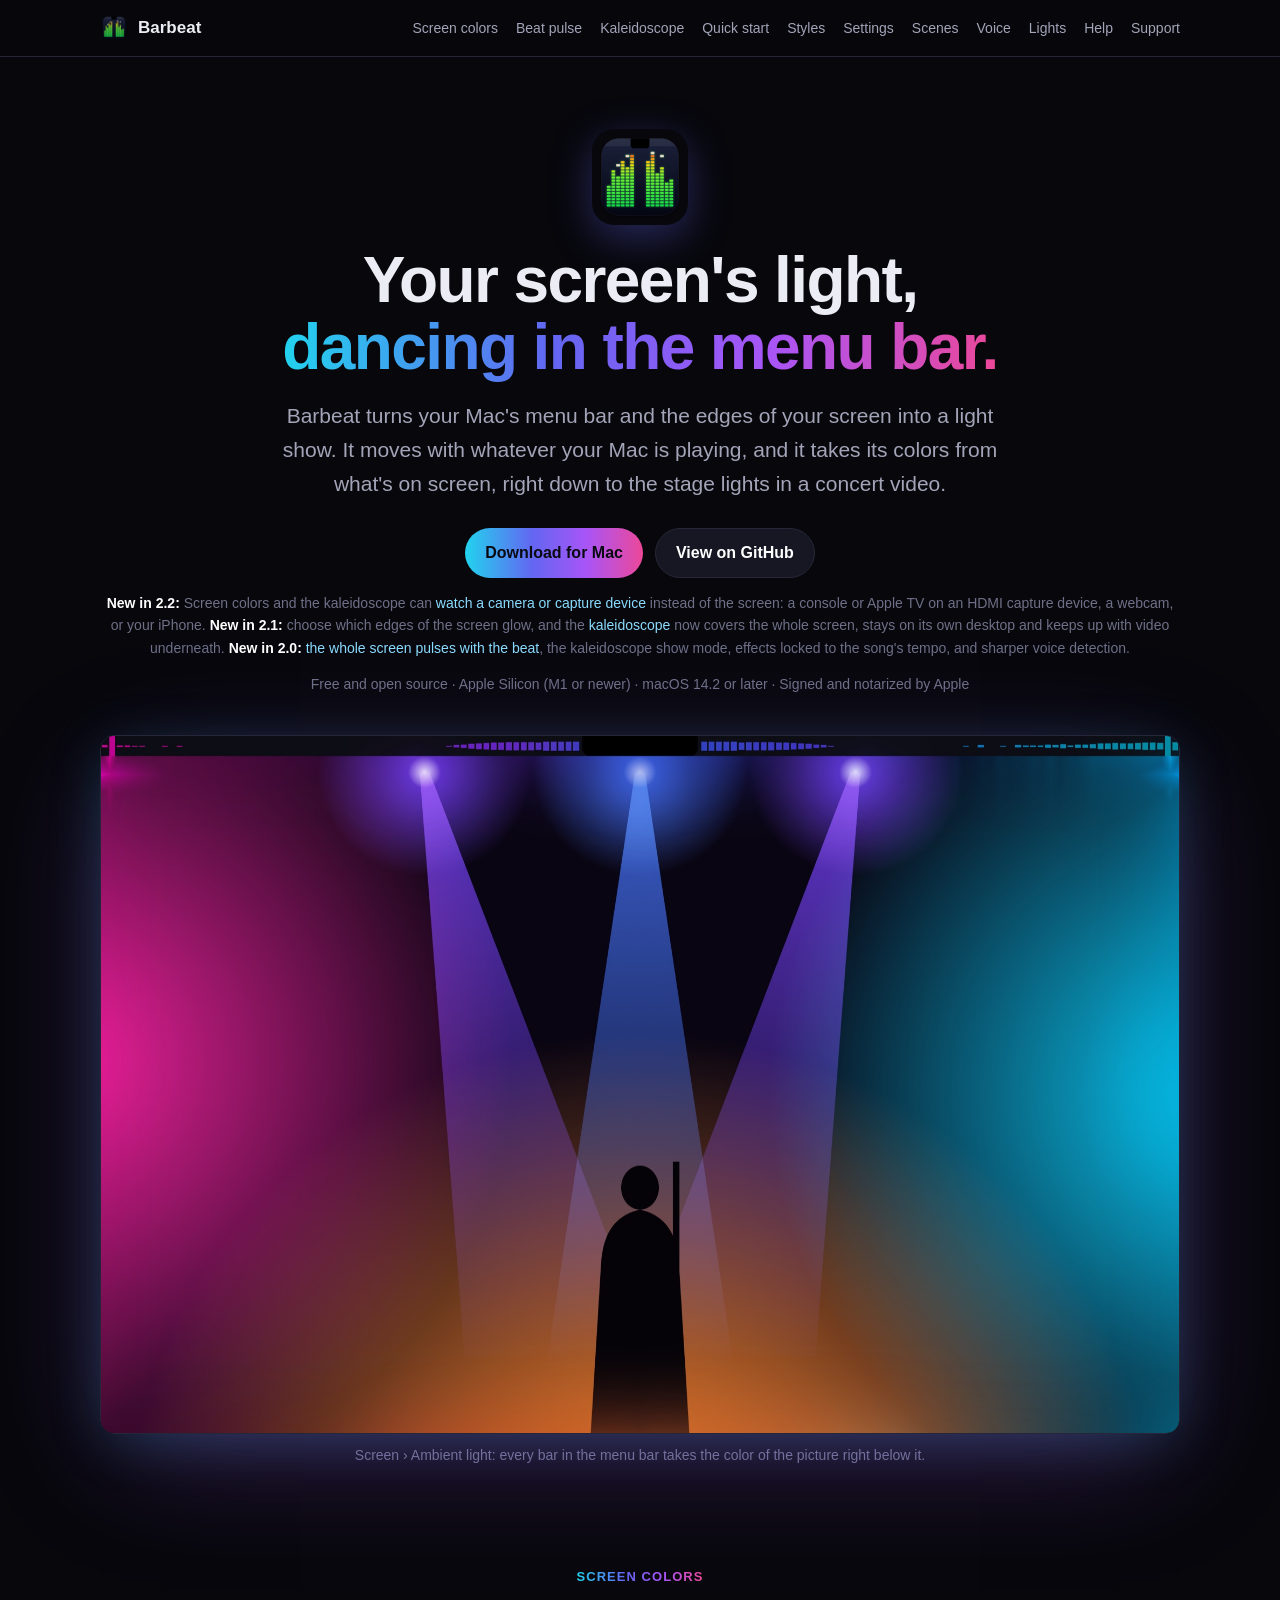
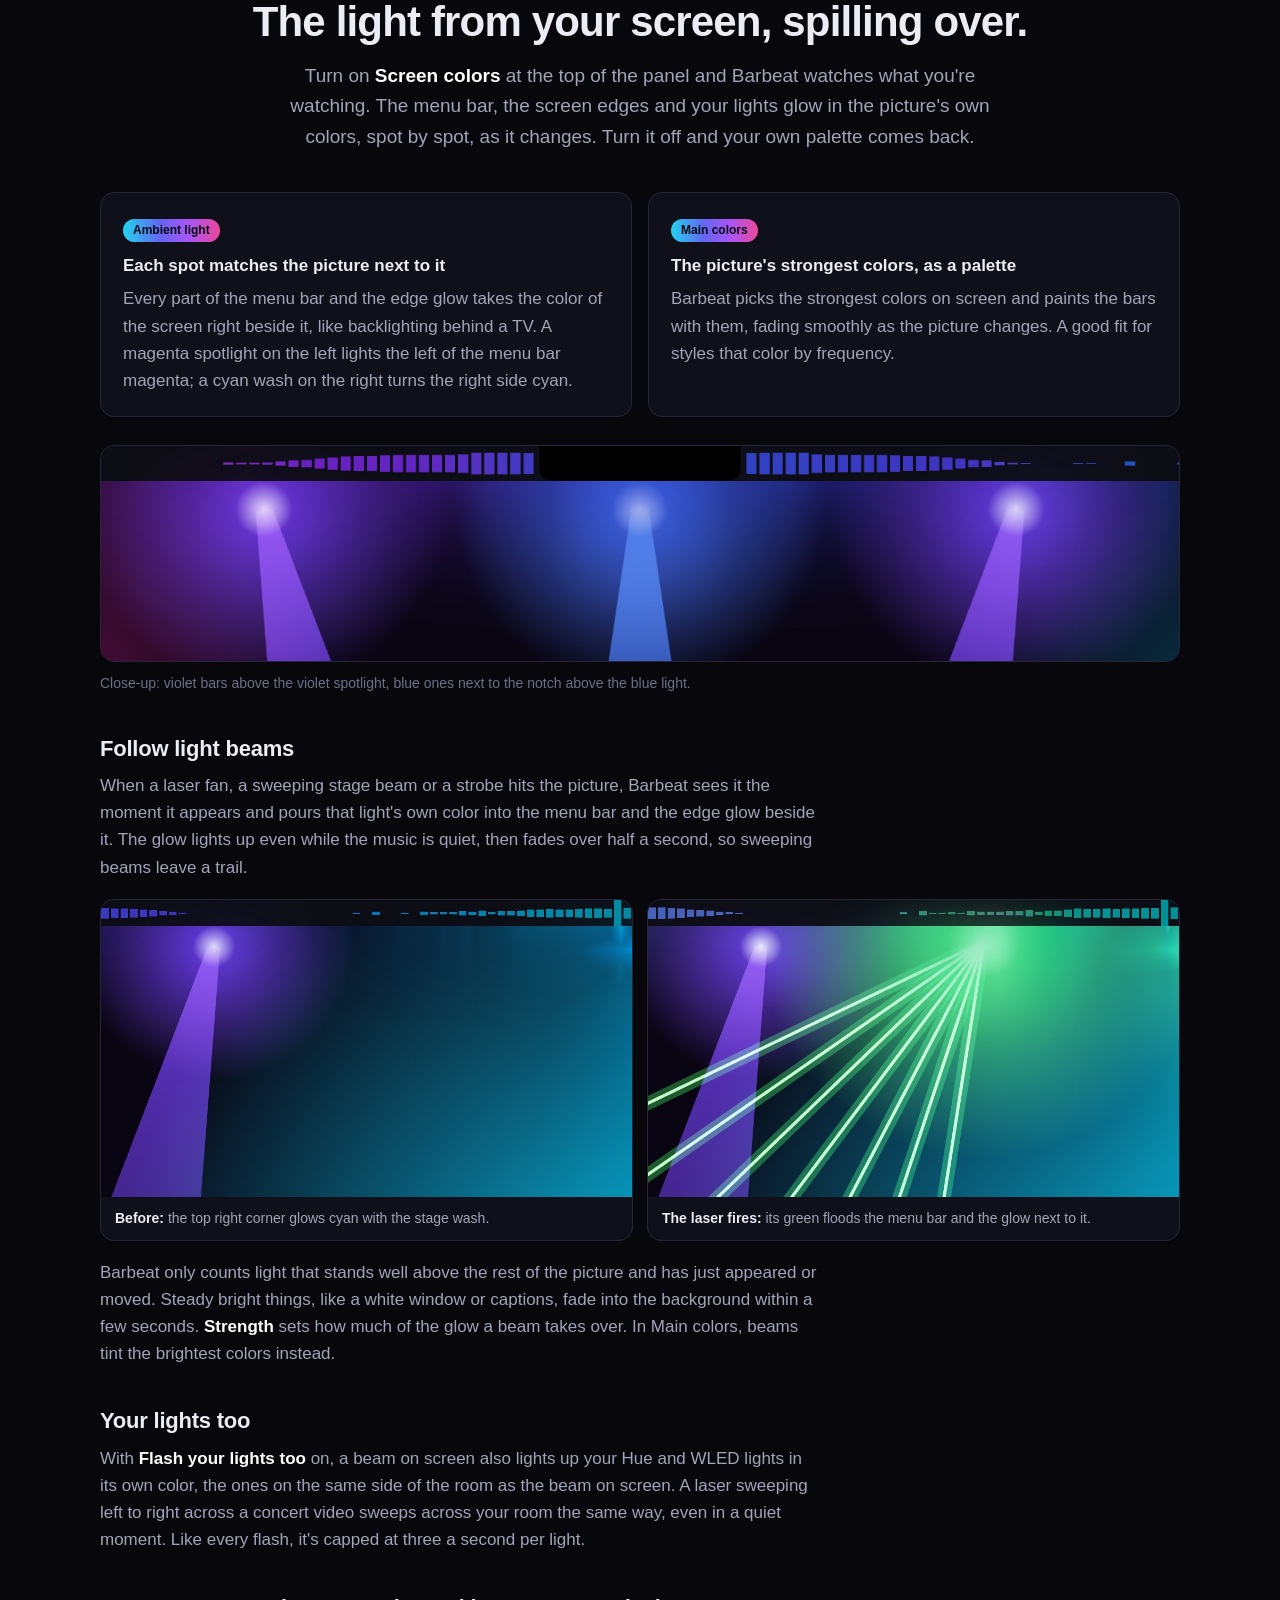
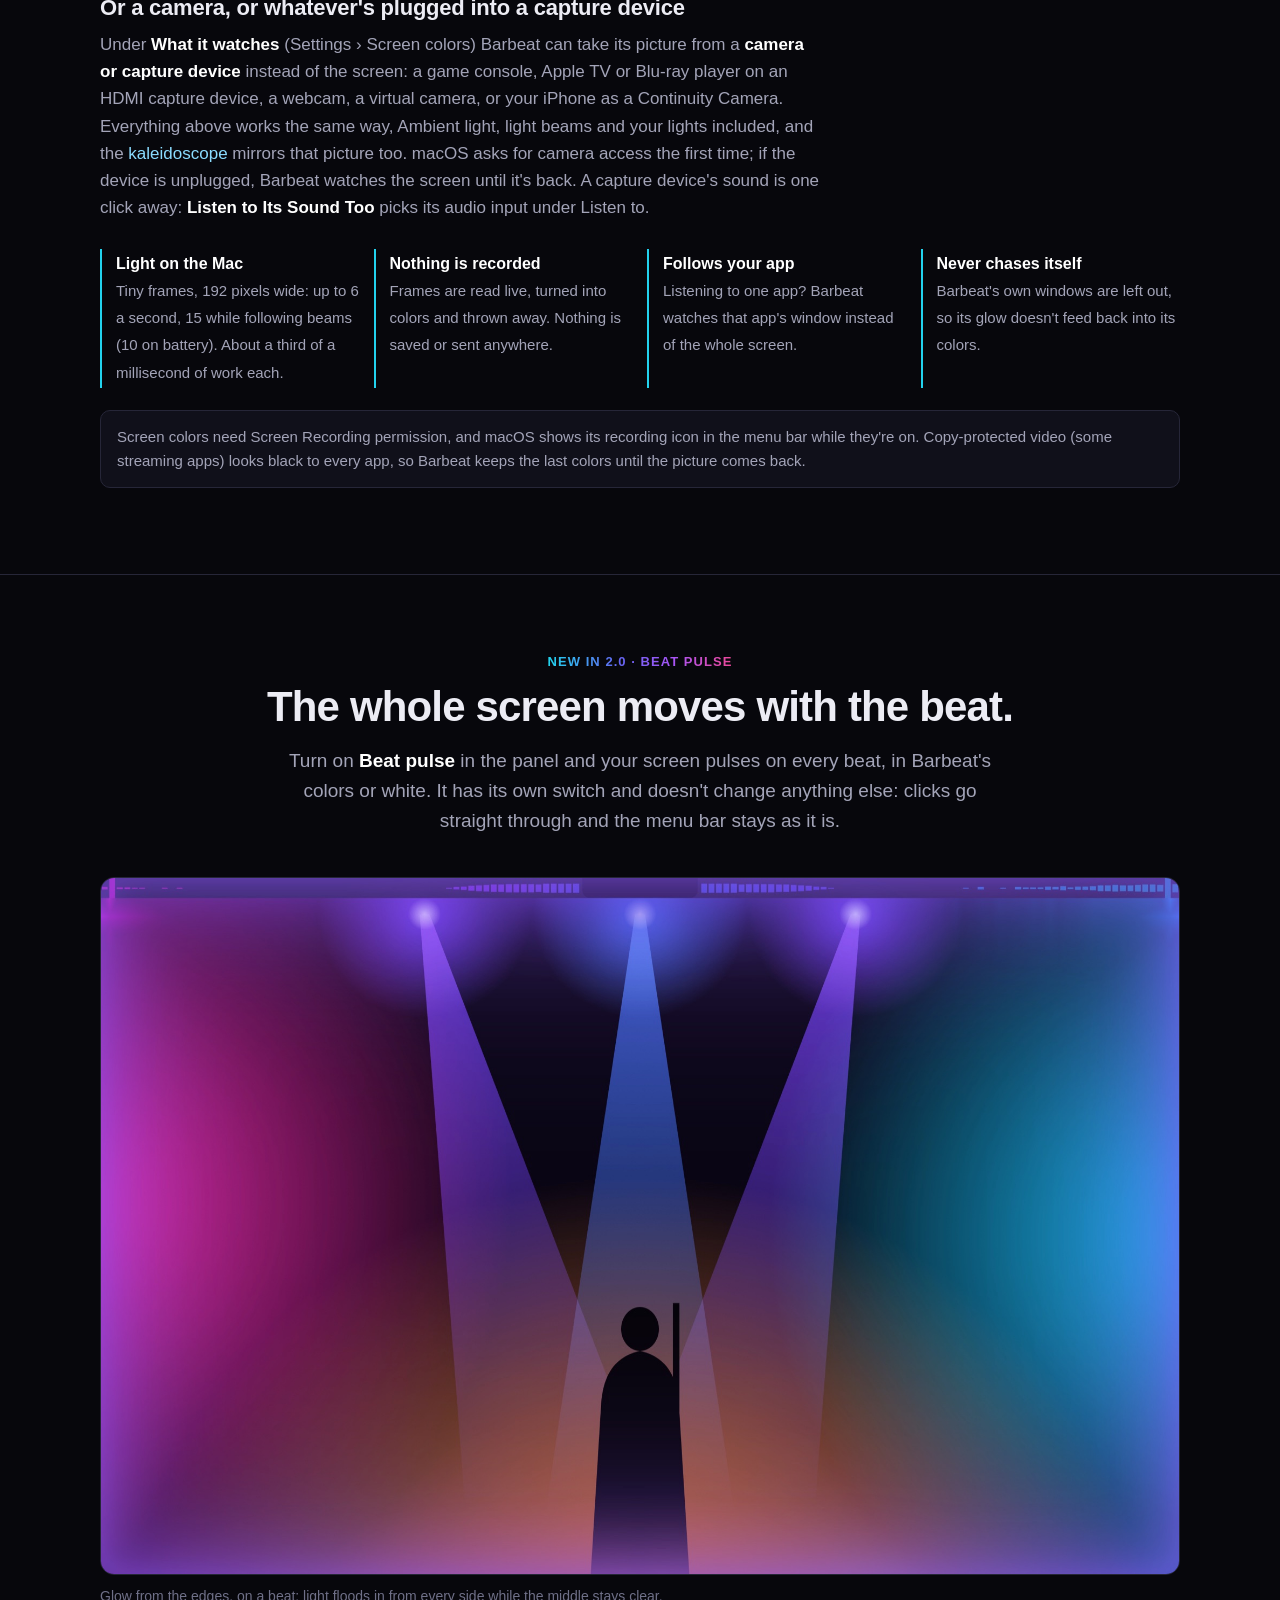
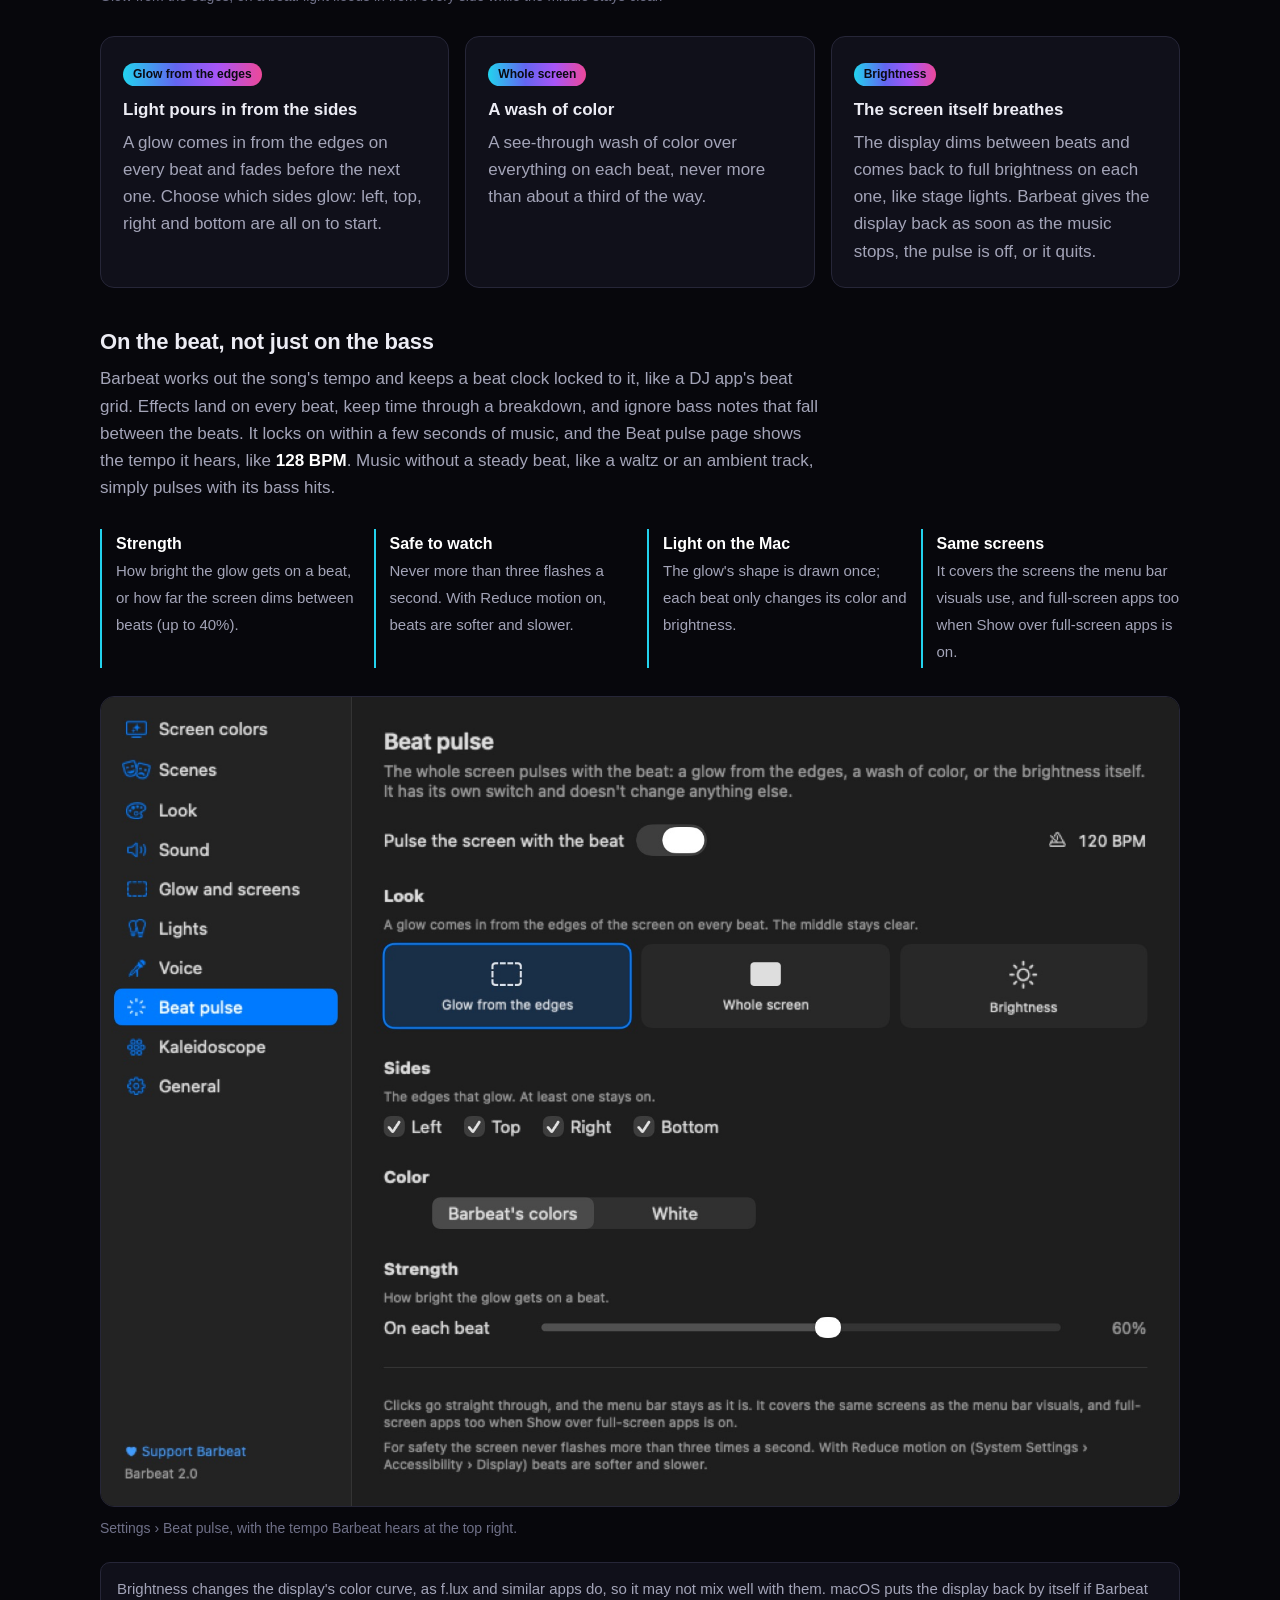
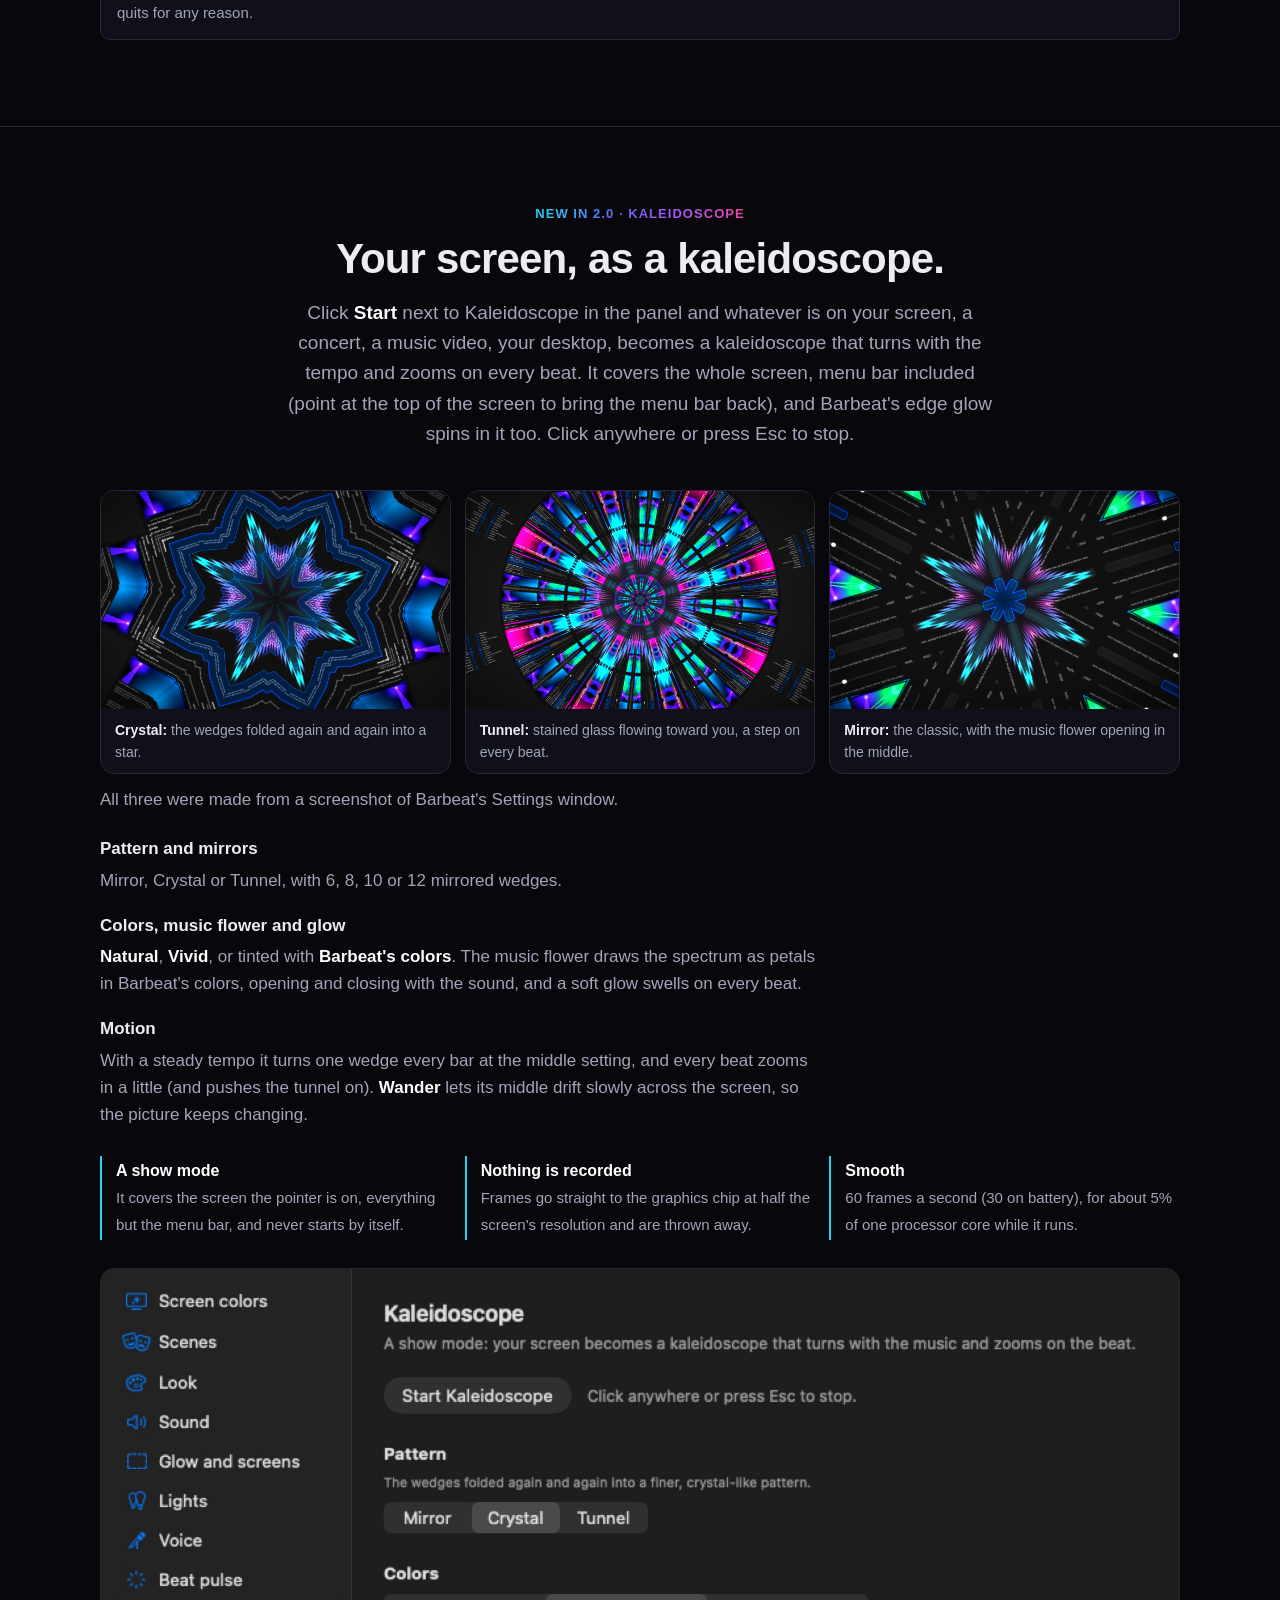
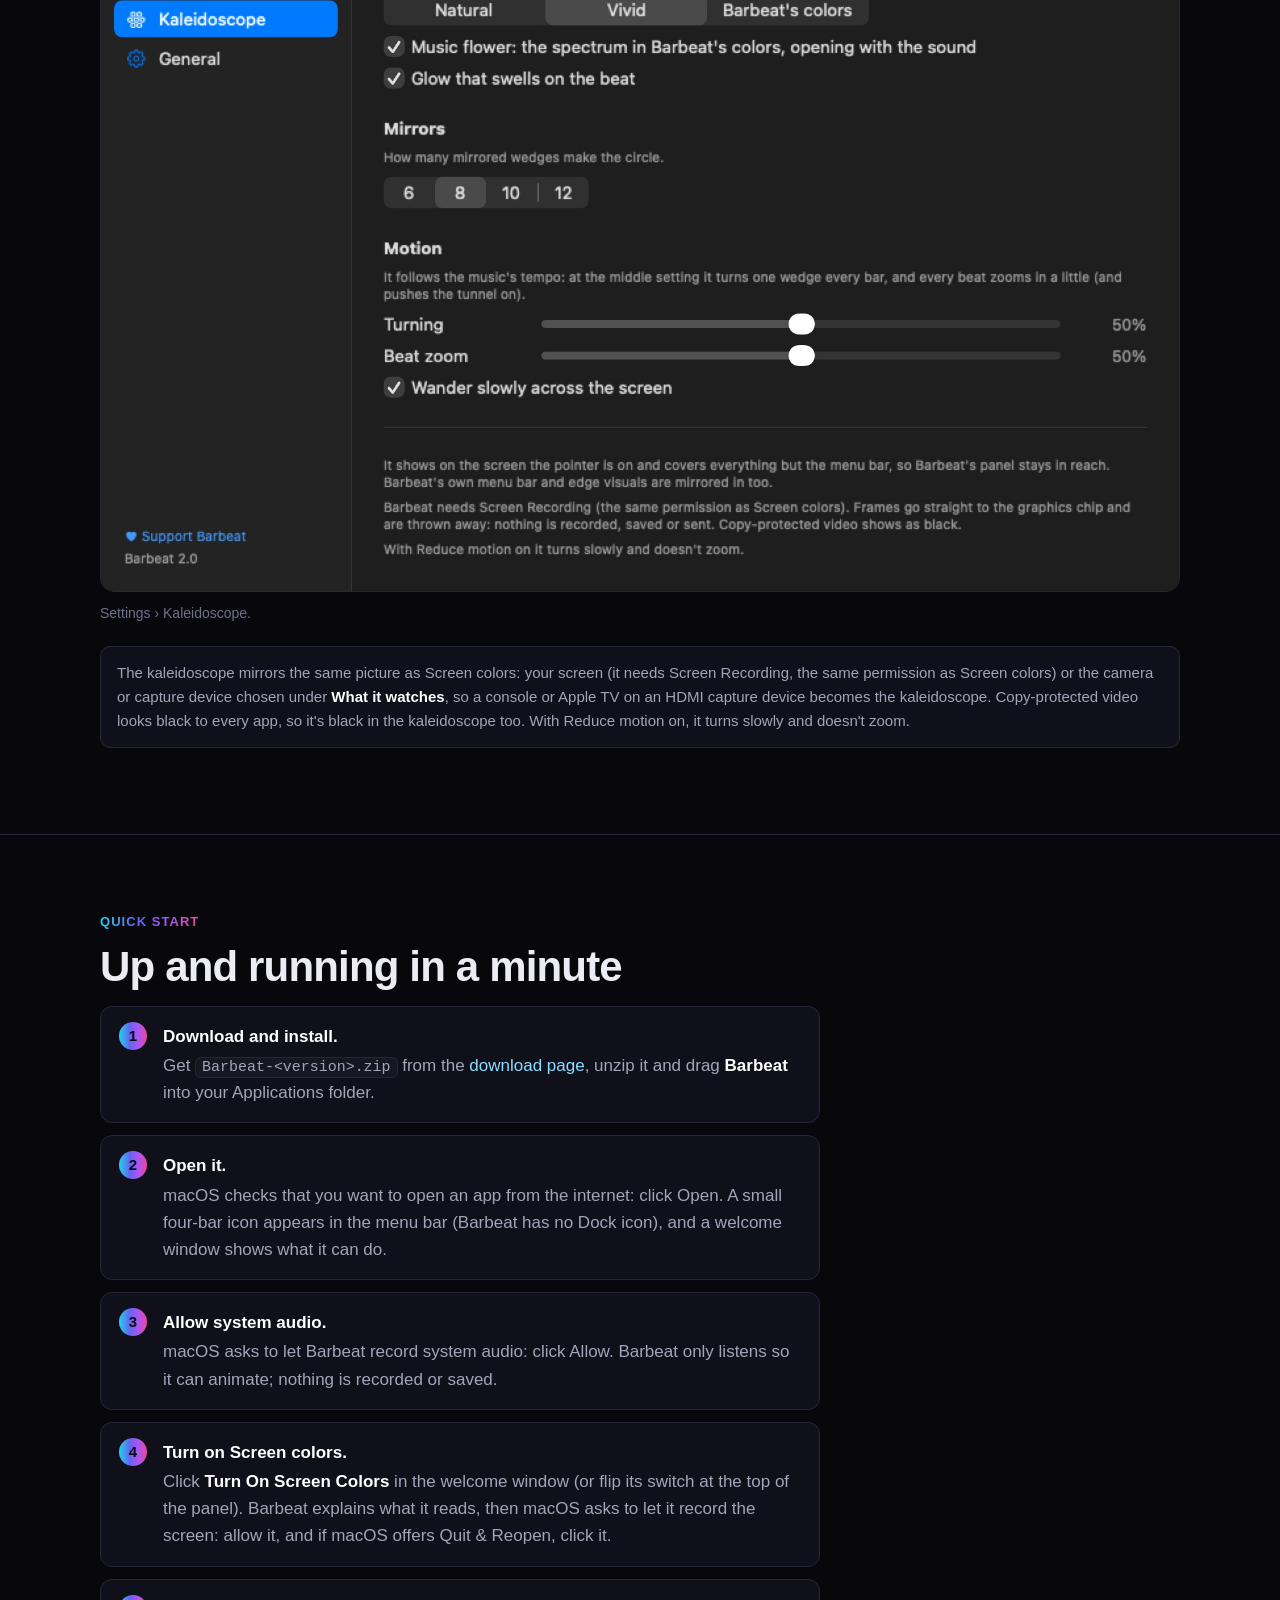
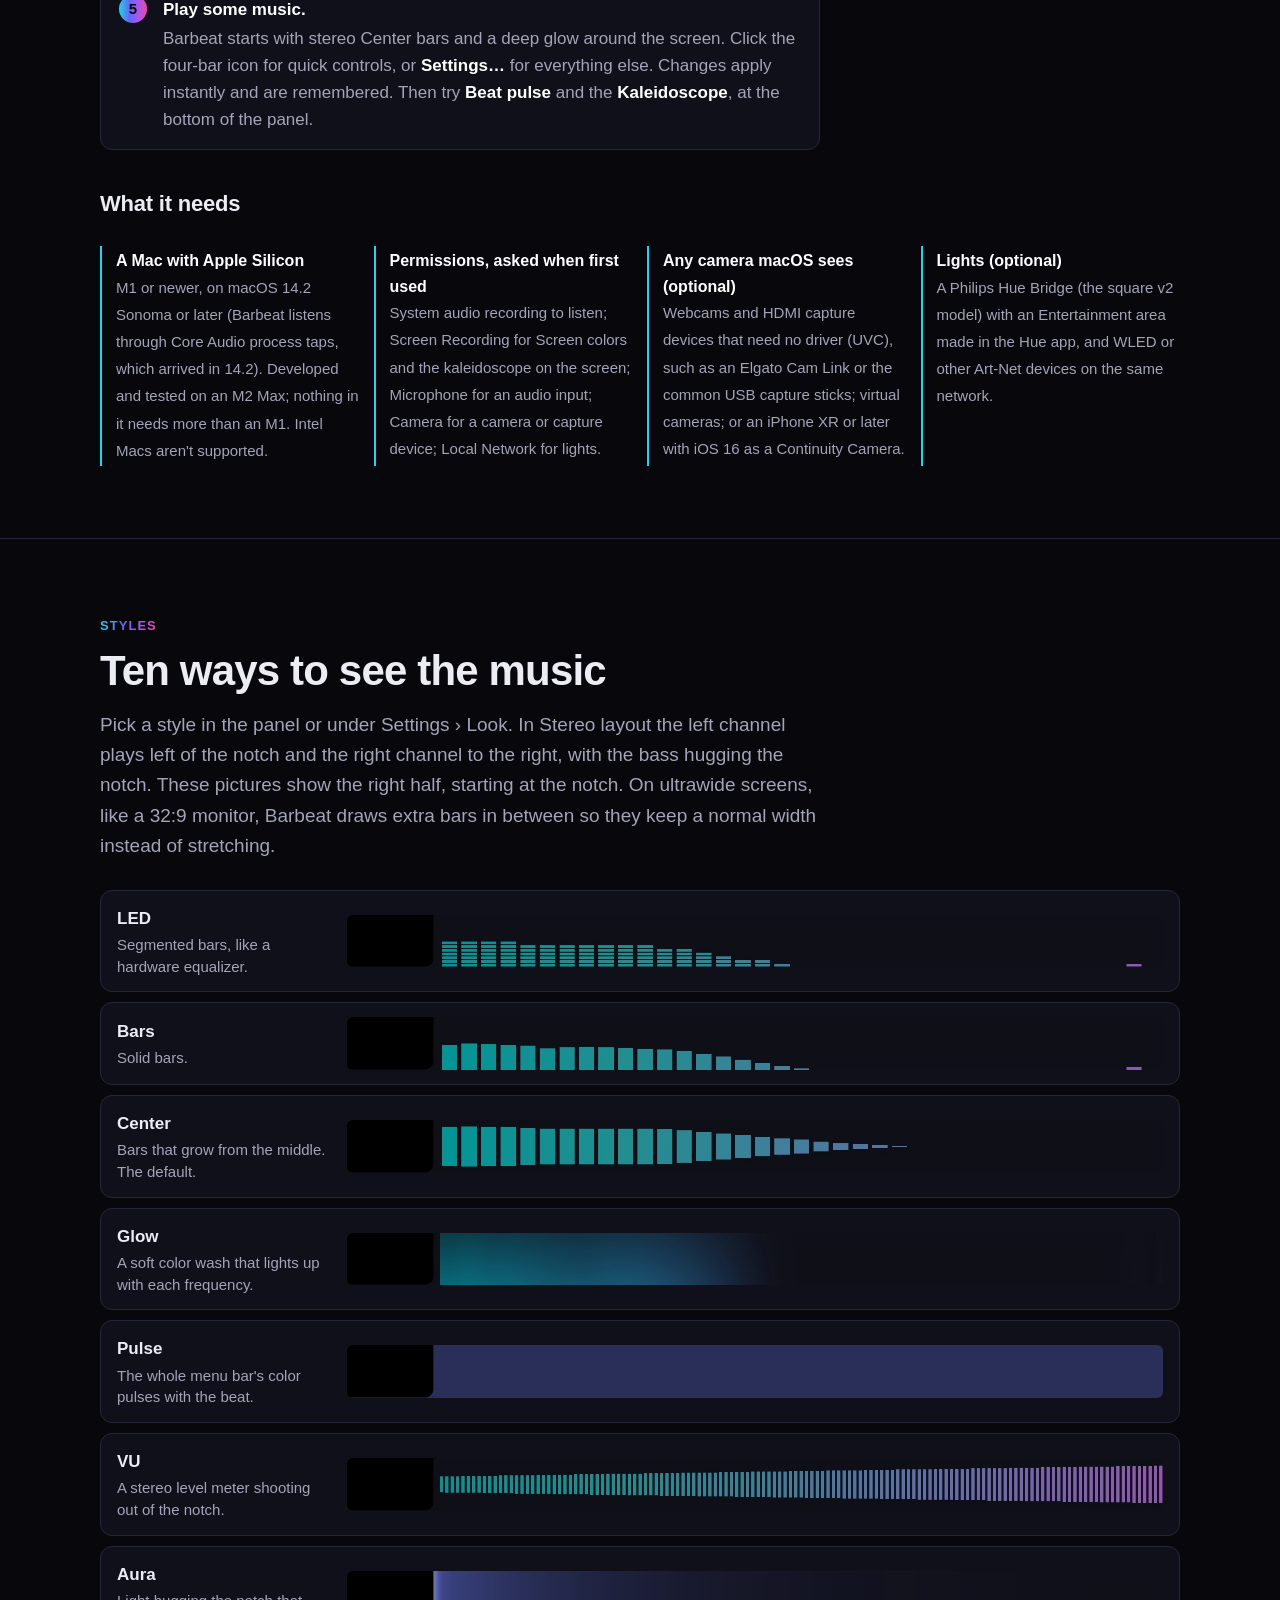
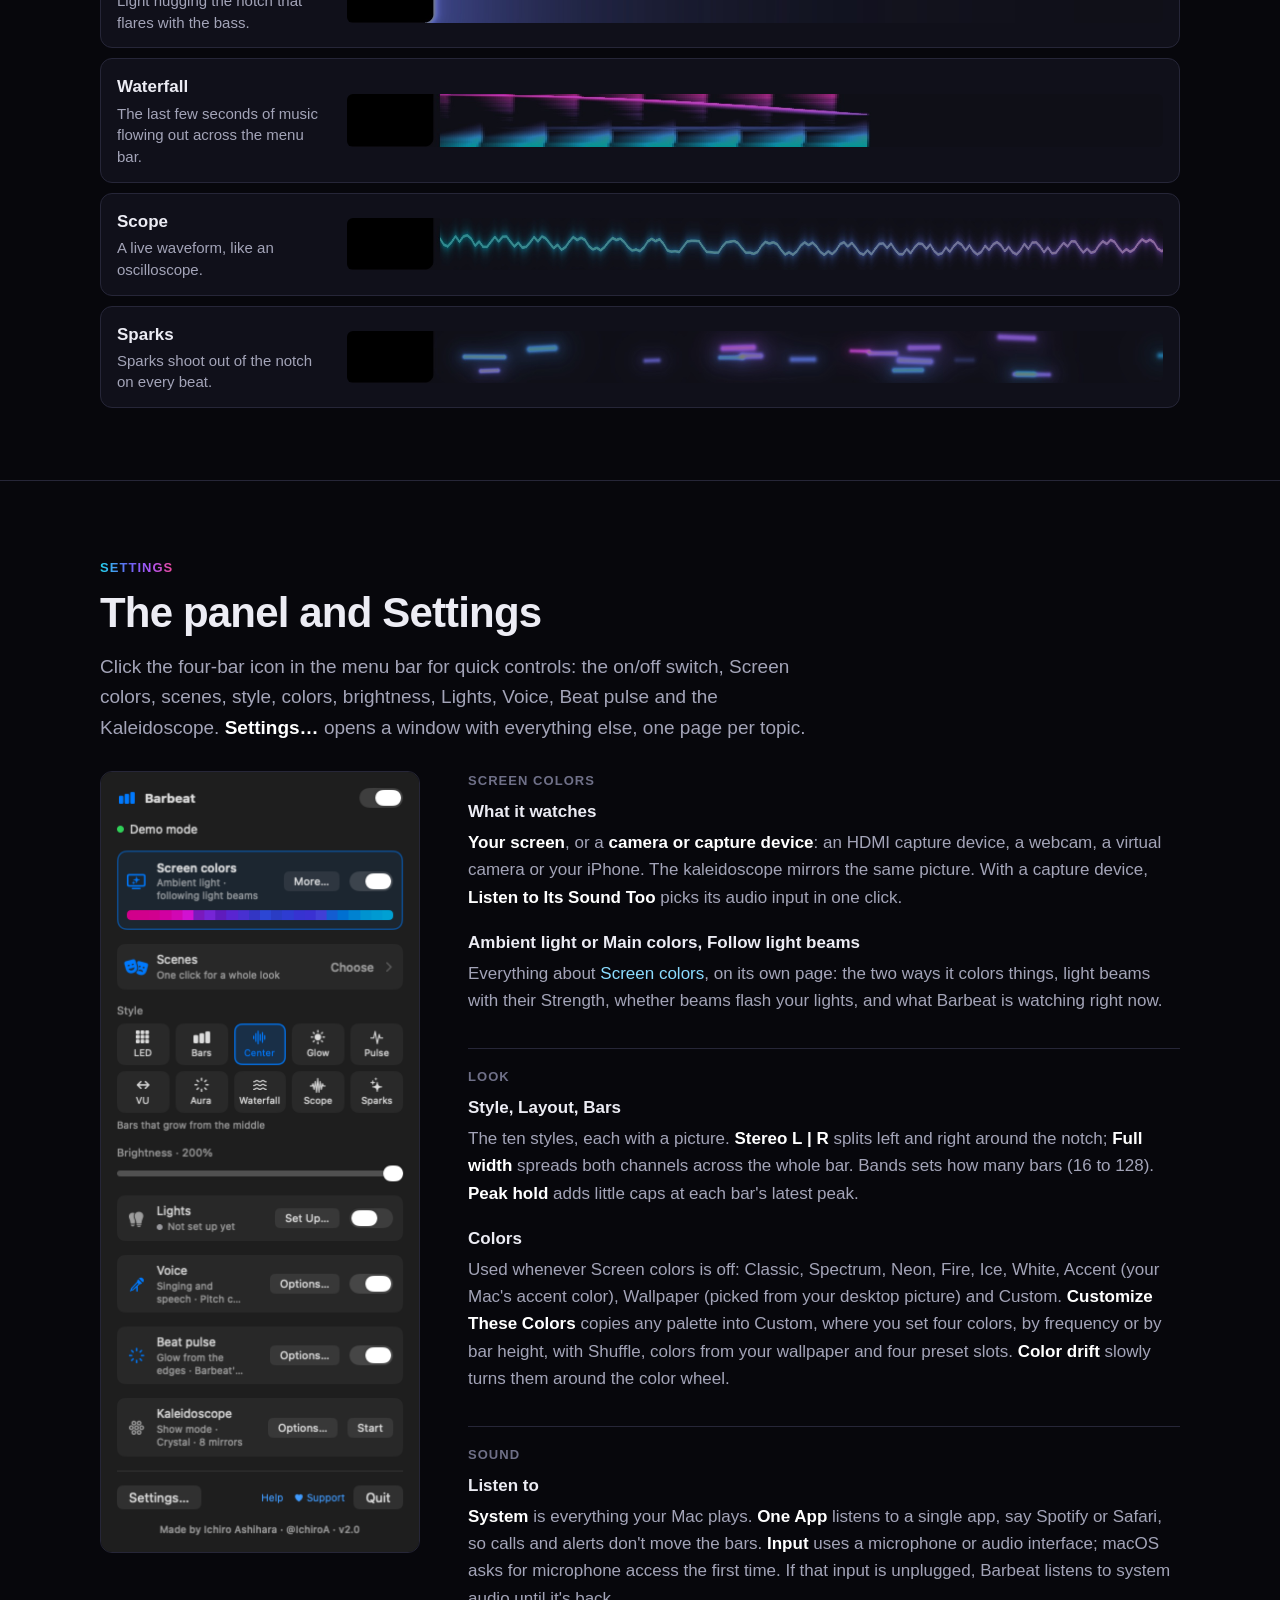
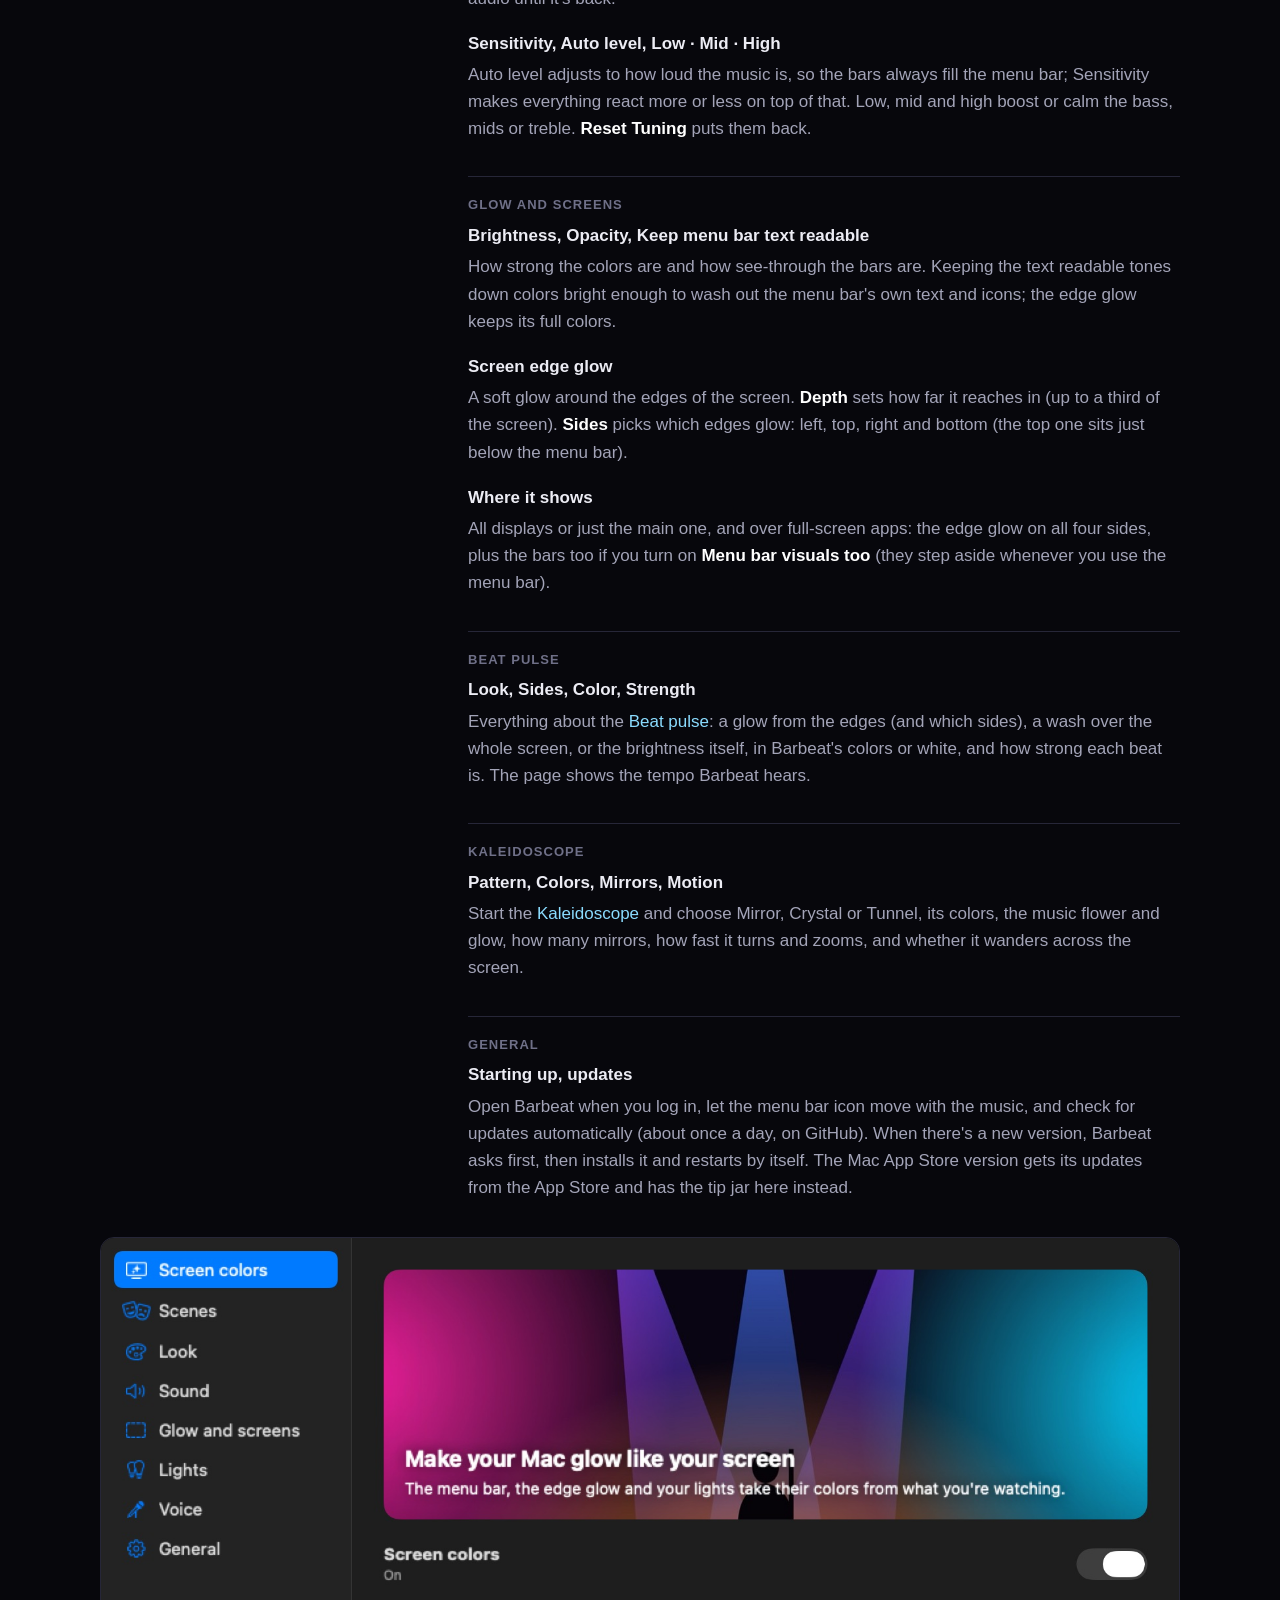
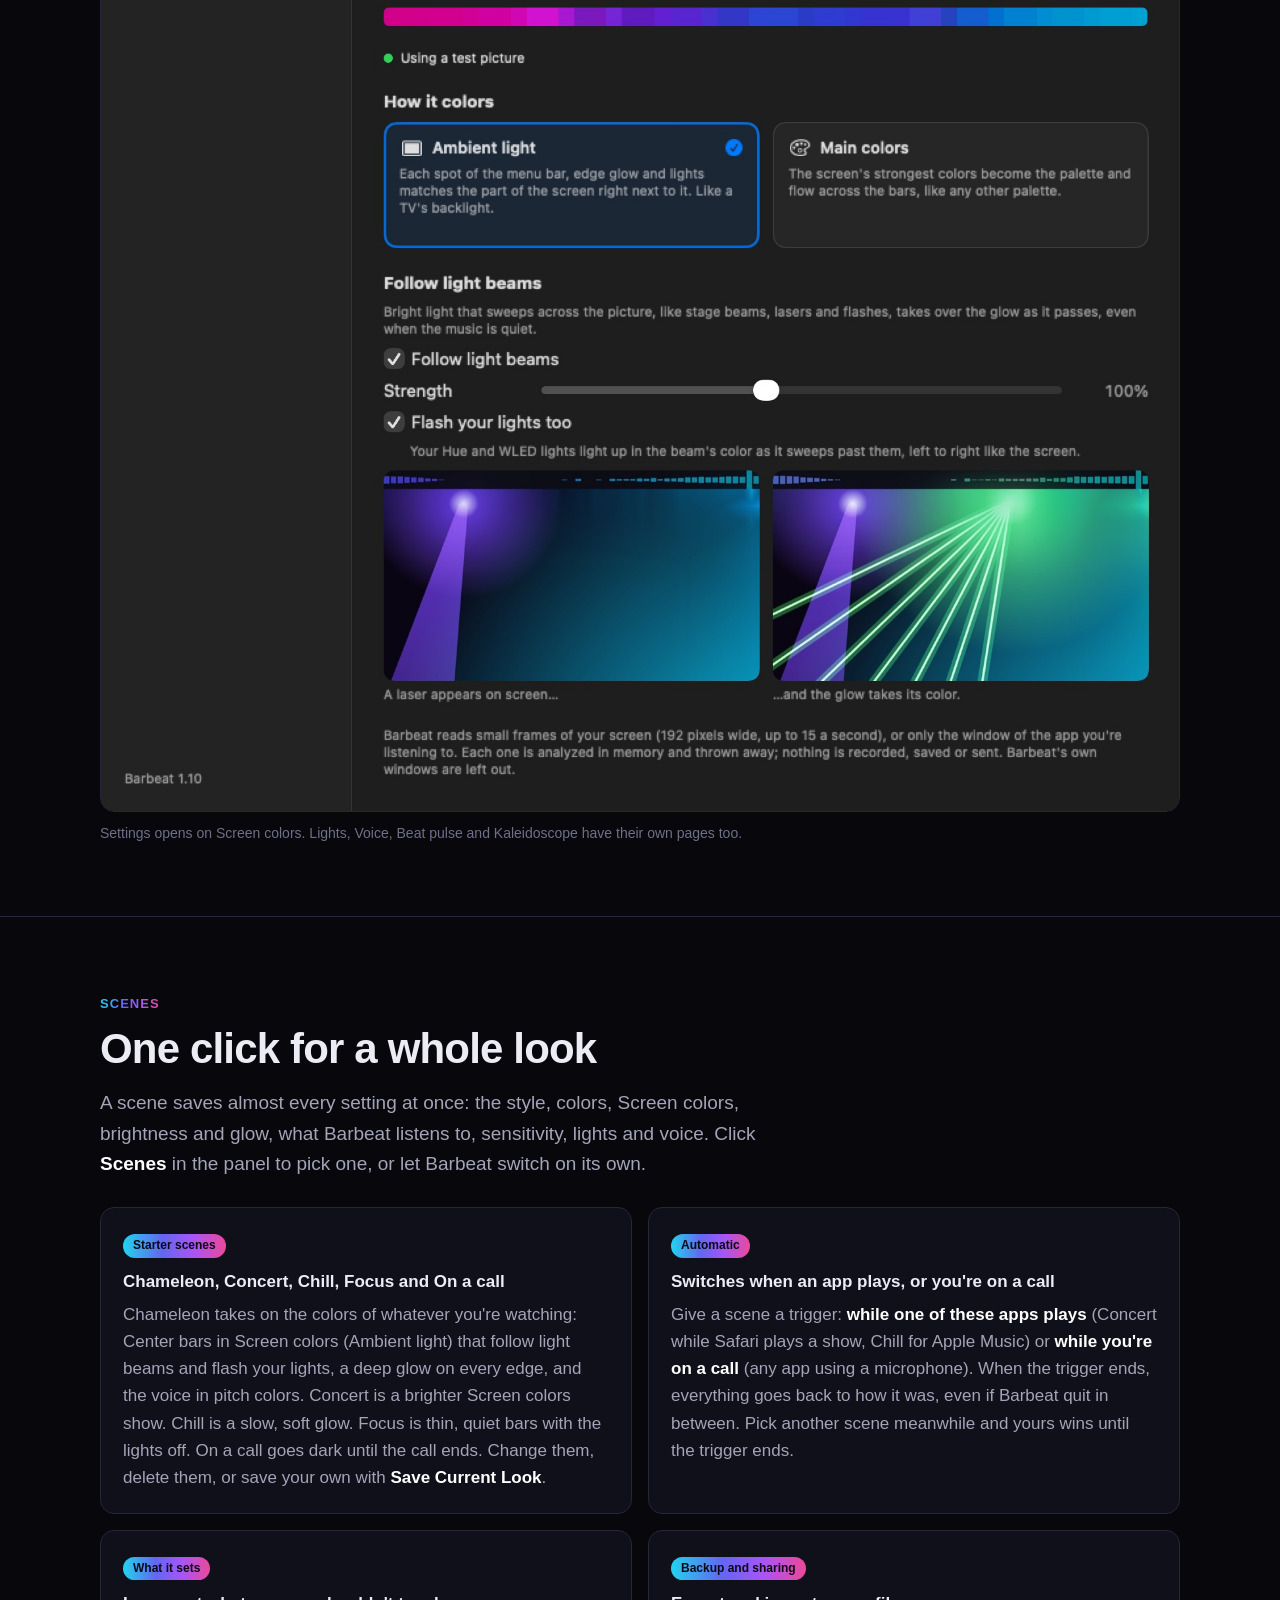
<file: docs/index.html>
<!doctype html>
<html lang="en">
<head>
  <meta charset="utf-8">
  <meta name="viewport" content="width=device-width, initial-scale=1">
  <title>Barbeat – Music visualizer for your Mac's menu bar</title>
  <meta name="description" content="Barbeat is a free music visualizer for macOS. It turns your Mac's menu bar and screen edges into a light show that moves with your music, takes its colors from what's on screen, follows the singer, pulses the whole screen on the beat, turns it into a kaleidoscope, and can drive Philips Hue and WLED lights.">
  <link rel="canonical" href="https://ichiroa.github.io/Barbeat/">
  <meta property="og:type" content="website">
  <meta property="og:url" content="https://ichiroa.github.io/Barbeat/">
  <meta property="og:title" content="Barbeat – Music visualizer for your Mac's menu bar">
  <meta property="og:description" content="A light show in your Mac's menu bar and across your screen that moves with your music, locks to the beat and takes its colors from what's on screen.">
  <meta property="og:image" content="https://ichiroa.github.io/Barbeat/images/hero.jpg">
  <meta property="og:image:width" content="2000">
  <meta property="og:image:height" content="1292">
  <meta name="twitter:card" content="summary_large_image">
  <link rel="icon" href="images/icon.png">
  <link rel="stylesheet" href="style.css">
</head>
<body>

<header class="topbar">
  <div class="wrap">
    <a class="brand" href="#top"><img src="images/icon.png" alt="" width="28" height="28">Barbeat</a>
    <nav aria-label="Sections">
      <a href="#screen-colors">Screen colors</a>
      <a class="optional" href="#pulse">Beat pulse</a>
      <a class="optional" href="#kaleidoscope">Kaleidoscope</a>
      <a class="optional" href="#start">Quick start</a>
      <a class="optional" href="#styles">Styles</a>
      <a class="optional" href="#settings">Settings</a>
      <a class="optional" href="#scenes">Scenes</a>
      <a class="optional" href="#voice">Voice</a>
      <a class="optional" href="#lights">Lights</a>
      <a href="#help">Help</a>
      <a href="#support">Support</a>
    </nav>
  </div>
</header>

<main id="top">

  <div class="hero wrap">
    <img class="icon" src="images/icon.png" alt="Barbeat app icon" width="96" height="96">
    <h1>Your screen's light,<br><span class="gradient-text">dancing in the menu bar.</span></h1>
    <p class="lede">Barbeat turns your Mac's menu bar and the edges of your screen into a light show. It moves with whatever your Mac is playing, and it takes its colors from what's on screen, right down to the stage lights in a concert video.</p>
    <div class="buttons">
      <a class="button primary" href="https://github.com/IchiroA/Barbeat/releases/latest">Download for Mac</a>
      <a class="button" href="https://github.com/IchiroA/Barbeat">View on GitHub</a>
    </div>
    <p class="fine"><strong>New in 2.2:</strong> Screen colors and the kaleidoscope can <a href="#screen-colors">watch a camera or capture device</a> instead of the screen: a console or Apple TV on an HDMI capture device, a webcam, or your iPhone. <strong>New in 2.1:</strong> choose which edges of the screen glow, and the <a href="#kaleidoscope">kaleidoscope</a> now covers the whole screen, stays on its own desktop and keeps up with video underneath. <strong>New in 2.0:</strong> <a href="#pulse">the whole screen pulses with the beat</a>, the kaleidoscope show mode, effects locked to the song's tempo, and sharper voice detection.</p>
    <p class="fine">Free and open source · Apple Silicon (M1 or newer) · macOS 14.2 or later · Signed and notarized by Apple</p>
    <figure>
      <div class="shot glow"><img src="images/hero.jpg" alt="A concert stage lit magenta on the left, violet and blue in the middle and cyan on the right. Barbeat's bars in the menu bar take the same colors as the lights below them." width="2000" height="1292"></div>
      <figcaption>Screen › Ambient light: every bar in the menu bar takes the color of the picture right below it.</figcaption>
    </figure>
  </div>

  <section id="screen-colors" class="first">
    <div class="wrap">
      <div class="feature-head">
        <span class="eyebrow gradient-text">Screen colors</span>
        <h2>The light from your screen, spilling over.</h2>
        <p class="lead">Turn on <strong>Screen colors</strong> at the top of the panel and Barbeat watches what you're watching. The menu bar, the screen edges and your lights glow in the picture's own colors, spot by spot, as it changes. Turn it off and your own palette comes back.</p>
      </div>

      <div class="cards">
        <div class="card">
          <span class="tag">Ambient light</span>
          <h4>Each spot matches the picture next to it</h4>
          <p class="muted">Every part of the menu bar and the edge glow takes the color of the screen right beside it, like backlighting behind a TV. A magenta spotlight on the left lights the left of the menu bar magenta; a cyan wash on the right turns the right side cyan.</p>
        </div>
        <div class="card">
          <span class="tag">Main colors</span>
          <h4>The picture's strongest colors, as a palette</h4>
          <p class="muted">Barbeat picks the strongest colors on screen and paints the bars with them, fading smoothly as the picture changes. A good fit for styles that color by frequency.</p>
        </div>
      </div>

      <figure class="shot" style="margin-top: 28px;">
        <img src="images/ambient-closeup.jpg" alt="Close-up of the menu bar around the notch: violet bars above a violet spotlight on the left, blue bars beside the notch above a blue spotlight." width="3008" height="600">
      </figure>
      <figcaption>Close-up: violet bars above the violet spotlight, blue ones next to the notch above the blue light.</figcaption>

      <h3>Follow light beams</h3>
      <p class="prose muted">When a laser fan, a sweeping stage beam or a strobe hits the picture, Barbeat sees it the moment it appears and pours that light's own color into the menu bar and the edge glow beside it. The glow lights up even while the music is quiet, then fades over half a second, so sweeping beams leave a trail.</p>
      <div class="pair">
        <figure>
          <img src="images/beam-before.jpg" alt="The top right corner of the screen: the menu bar bars are cyan, matching the cyan stage wash." width="1000" height="560">
          <figcaption><strong>Before:</strong> the top right corner glows cyan with the stage wash.</figcaption>
        </figure>
        <figure>
          <img src="images/beam-after.jpg" alt="The same corner a moment later: a green laser fan fires from the top right, and the menu bar and the glow below it turn green." width="1000" height="560">
          <figcaption><strong>The laser fires:</strong> its green floods the menu bar and the glow next to it.</figcaption>
        </figure>
      </div>
      <p class="prose muted" style="margin-top: 18px;">Barbeat only counts light that stands well above the rest of the picture and has just appeared or moved. Steady bright things, like a white window or captions, fade into the background within a few seconds. <strong>Strength</strong> sets how much of the glow a beam takes over. In Main colors, beams tint the brightest colors instead.</p>
      <h3>Your lights too</h3>
      <p class="prose muted">With <strong>Flash your lights too</strong> on, a beam on screen also lights up your Hue and WLED lights in its own color, the ones on the same side of the room as the beam on screen. A laser sweeping left to right across a concert video sweeps across your room the same way, even in a quiet moment. Like every flash, it's capped at three a second per light.</p>
      <h3>Or a camera, or whatever's plugged into a capture device</h3>
      <p class="prose muted">Under <strong>What it watches</strong> (Settings › Screen colors) Barbeat can take its picture from a <strong>camera or capture device</strong> instead of the screen: a game console, Apple TV or Blu-ray player on an HDMI capture device, a webcam, a virtual camera, or your iPhone as a Continuity Camera. Everything above works the same way, Ambient light, light beams and your lights included, and the <a href="#kaleidoscope">kaleidoscope</a> mirrors that picture too. macOS asks for camera access the first time; if the device is unplugged, Barbeat watches the screen until it's back. A capture device's sound is one click away: <strong>Listen to Its Sound Too</strong> picks its audio input under Listen to.</p>

      <div class="facts">
        <div class="fact"><strong>Light on the Mac</strong><span>Tiny frames, 192 pixels wide: up to 6 a second, 15 while following beams (10 on battery). About a third of a millisecond of work each.</span></div>
        <div class="fact"><strong>Nothing is recorded</strong><span>Frames are read live, turned into colors and thrown away. Nothing is saved or sent anywhere.</span></div>
        <div class="fact"><strong>Follows your app</strong><span>Listening to one app? Barbeat watches that app's window instead of the whole screen.</span></div>
        <div class="fact"><strong>Never chases itself</strong><span>Barbeat's own windows are left out, so its glow doesn't feed back into its colors.</span></div>
      </div>
      <p class="note">Screen colors need Screen Recording permission, and macOS shows its recording icon in the menu bar while they're on. Copy-protected video (some streaming apps) looks black to every app, so Barbeat keeps the last colors until the picture comes back.</p>
    </div>
  </section>

  <section id="pulse">
    <div class="wrap">
      <div class="feature-head">
        <span class="eyebrow gradient-text">New in 2.0 · Beat pulse</span>
        <h2>The whole screen moves with the beat.</h2>
        <p class="lead">Turn on <strong>Beat pulse</strong> in the panel and your screen pulses on every beat, in Barbeat's colors or white. It has its own switch and doesn't change anything else: clicks go straight through and the menu bar stays as it is.</p>
      </div>
      <figure class="shot"><img src="images/pulse-edges.jpg" alt="The concert stage with a violet glow coming in from every edge of the screen on a beat, while the middle of the picture stays clear." width="2000" height="1292" loading="lazy"></figure>
      <figcaption>Glow from the edges, on a beat: light floods in from every side while the middle stays clear.</figcaption>

      <div class="cards" style="margin-top: 28px;">
        <div class="card">
          <span class="tag">Glow from the edges</span>
          <h4>Light pours in from the sides</h4>
          <p class="muted">A glow comes in from the edges on every beat and fades before the next one. Choose which sides glow: left, top, right and bottom are all on to start.</p>
        </div>
        <div class="card">
          <span class="tag">Whole screen</span>
          <h4>A wash of color</h4>
          <p class="muted">A see-through wash of color over everything on each beat, never more than about a third of the way.</p>
        </div>
        <div class="card">
          <span class="tag">Brightness</span>
          <h4>The screen itself breathes</h4>
          <p class="muted">The display dims between beats and comes back to full brightness on each one, like stage lights. Barbeat gives the display back as soon as the music stops, the pulse is off, or it quits.</p>
        </div>
      </div>

      <h3>On the beat, not just on the bass</h3>
      <p class="prose muted">Barbeat works out the song's tempo and keeps a beat clock locked to it, like a DJ app's beat grid. Effects land on every beat, keep time through a breakdown, and ignore bass notes that fall between the beats. It locks on within a few seconds of music, and the Beat pulse page shows the tempo it hears, like <strong>128 BPM</strong>. Music without a steady beat, like a waltz or an ambient track, simply pulses with its bass hits.</p>

      <div class="facts">
        <div class="fact"><strong>Strength</strong><span>How bright the glow gets on a beat, or how far the screen dims between beats (up to 40%).</span></div>
        <div class="fact"><strong>Safe to watch</strong><span>Never more than three flashes a second. With Reduce motion on, beats are softer and slower.</span></div>
        <div class="fact"><strong>Light on the Mac</strong><span>The glow's shape is drawn once; each beat only changes its color and brightness.</span></div>
        <div class="fact"><strong>Same screens</strong><span>It covers the screens the menu bar visuals use, and full-screen apps too when Show over full-screen apps is on.</span></div>
      </div>
      <figure class="shot" style="margin-top: 28px;">
        <img src="images/settings-pulse.jpg" alt="Settings › Beat pulse: the switch and the tempo it hears (120 BPM), the three looks with Glow from the edges chosen, checkboxes for the left, top, right and bottom sides, Barbeat's colors or White, and the strength on each beat" width="1640" height="1232" loading="lazy">
      </figure>
      <figcaption>Settings › Beat pulse, with the tempo Barbeat hears at the top right.</figcaption>
      <p class="note">Brightness changes the display's color curve, as f.lux and similar apps do, so it may not mix well with them. macOS puts the display back by itself if Barbeat quits for any reason.</p>
    </div>
  </section>

  <section id="kaleidoscope">
    <div class="wrap">
      <div class="feature-head">
        <span class="eyebrow gradient-text">New in 2.0 · Kaleidoscope</span>
        <h2>Your screen, as a kaleidoscope.</h2>
        <p class="lead">Click <strong>Start</strong> next to Kaleidoscope in the panel and whatever is on your screen, a concert, a music video, your desktop, becomes a kaleidoscope that turns with the tempo and zooms on every beat. It covers the whole screen, menu bar included (point at the top of the screen to bring the menu bar back), and Barbeat's edge glow spins in it too. Click anywhere or press Esc to stop.</p>
      </div>
      <div class="trio">
        <figure>
          <img src="images/kaleidoscope-crystal.jpg" alt="Crystal pattern: a glowing eight-pointed star of blue and violet folds with cyan rays, made from a screenshot" width="1280" height="800" loading="lazy">
          <figcaption><strong>Crystal:</strong> the wedges folded again and again into a star.</figcaption>
        </figure>
        <figure>
          <img src="images/kaleidoscope-tunnel.jpg" alt="Tunnel pattern: rings of magenta, cyan and violet panels like stained glass, leading into the middle" width="1280" height="800" loading="lazy">
          <figcaption><strong>Tunnel:</strong> stained glass flowing toward you, a step on every beat.</figcaption>
        </figure>
        <figure>
          <img src="images/kaleidoscope-mirror.jpg" alt="Mirror pattern: mirrored wedges of a settings window, with cyan and pink music-flower petals opening in the middle" width="1280" height="800" loading="lazy">
          <figcaption><strong>Mirror:</strong> the classic, with the music flower opening in the middle.</figcaption>
        </figure>
      </div>
      <p class="muted" style="margin-top: 12px;">All three were made from a screenshot of Barbeat's Settings window.</p>
      <div class="prose" style="margin-top: 22px;">
        <dl>
          <dt>Pattern and mirrors</dt>
          <dd>Mirror, Crystal or Tunnel, with 6, 8, 10 or 12 mirrored wedges.</dd>
          <dt>Colors, music flower and glow</dt>
          <dd><strong>Natural</strong>, <strong>Vivid</strong>, or tinted with <strong>Barbeat's colors</strong>. The music flower draws the spectrum as petals in Barbeat's colors, opening and closing with the sound, and a soft glow swells on every beat.</dd>
          <dt>Motion</dt>
          <dd>With a steady tempo it turns one wedge every bar at the middle setting, and every beat zooms in a little (and pushes the tunnel on). <strong>Wander</strong> lets its middle drift slowly across the screen, so the picture keeps changing.</dd>
        </dl>
      </div>
      <div class="facts">
        <div class="fact"><strong>A show mode</strong><span>It covers the screen the pointer is on, everything but the menu bar, and never starts by itself.</span></div>
        <div class="fact"><strong>Nothing is recorded</strong><span>Frames go straight to the graphics chip at half the screen's resolution and are thrown away.</span></div>
        <div class="fact"><strong>Smooth</strong><span>60 frames a second (30 on battery), for about 5% of one processor core while it runs.</span></div>
      </div>
      <figure class="shot" style="margin-top: 28px;">
        <img src="images/settings-kaleidoscope.jpg" alt="Settings › Kaleidoscope: Start Kaleidoscope, Mirror, Crystal or Tunnel, Natural, Vivid or Barbeat's colors, the music flower and glow checkboxes, 6 to 12 mirrors, Turning and Beat zoom sliders and Wander" width="1640" height="1402" loading="lazy">
      </figure>
      <figcaption>Settings › Kaleidoscope.</figcaption>
      <p class="note">The kaleidoscope mirrors the same picture as Screen colors: your screen (it needs Screen Recording, the same permission as Screen colors) or the camera or capture device chosen under <strong>What it watches</strong>, so a console or Apple TV on an HDMI capture device becomes the kaleidoscope. Copy-protected video looks black to every app, so it's black in the kaleidoscope too. With Reduce motion on, it turns slowly and doesn't zoom.</p>
    </div>
  </section>

  <section id="start">
    <div class="wrap">
      <span class="eyebrow gradient-text">Quick start</span>
      <h2>Up and running in a minute</h2>
      <ol class="steps prose">
        <li><strong>Download and install.</strong><p>Get <code>Barbeat-&lt;version&gt;.zip</code> from the <a href="https://github.com/IchiroA/Barbeat/releases/latest">download page</a>, unzip it and drag <strong>Barbeat</strong> into your Applications folder.</p></li>
        <li><strong>Open it.</strong><p>macOS checks that you want to open an app from the internet: click Open. A small four-bar icon appears in the menu bar (Barbeat has no Dock icon), and a welcome window shows what it can do.</p></li>
        <li><strong>Allow system audio.</strong><p>macOS asks to let Barbeat record system audio: click Allow. Barbeat only listens so it can animate; nothing is recorded or saved.</p></li>
        <li><strong>Turn on Screen colors.</strong><p>Click <strong>Turn On Screen Colors</strong> in the welcome window (or flip its switch at the top of the panel). Barbeat explains what it reads, then macOS asks to let it record the screen: allow it, and if macOS offers Quit &amp; Reopen, click it.</p></li>
        <li><strong>Play some music.</strong><p>Barbeat starts with stereo Center bars and a deep glow around the screen. Click the four-bar icon for quick controls, or <strong>Settings…</strong> for everything else. Changes apply instantly and are remembered. Then try <strong>Beat pulse</strong> and the <strong>Kaleidoscope</strong>, at the bottom of the panel.</p></li>
      </ol>
      <h3 id="requirements">What it needs</h3>
      <div class="facts">
        <div class="fact"><strong>A Mac with Apple Silicon</strong><span>M1 or newer, on macOS 14.2 Sonoma or later (Barbeat listens through Core Audio process taps, which arrived in 14.2). Developed and tested on an M2 Max; nothing in it needs more than an M1. Intel Macs aren't supported.</span></div>
        <div class="fact"><strong>Permissions, asked when first used</strong><span>System audio recording to listen; Screen Recording for Screen colors and the kaleidoscope on the screen; Microphone for an audio input; Camera for a camera or capture device; Local Network for lights.</span></div>
        <div class="fact"><strong>Any camera macOS sees (optional)</strong><span>Webcams and HDMI capture devices that need no driver (UVC), such as an Elgato Cam Link or the common USB capture sticks; virtual cameras; or an iPhone XR or later with iOS 16 as a Continuity Camera.</span></div>
        <div class="fact"><strong>Lights (optional)</strong><span>A Philips Hue Bridge (the square v2 model) with an Entertainment area made in the Hue app, and WLED or other Art-Net devices on the same network.</span></div>
      </div>
    </div>
  </section>

  <section id="styles">
    <div class="wrap">
      <span class="eyebrow gradient-text">Styles</span>
      <h2>Ten ways to see the music</h2>
      <p class="lead">Pick a style in the panel or under Settings › Look. In Stereo layout the left channel plays left of the notch and the right channel to the right, with the bass hugging the notch. These pictures show the right half, starting at the notch. On ultrawide screens, like a 32:9 monitor, Barbeat draws extra bars in between so they keep a normal width instead of stretching.</p>
      <div class="styles">
        <div class="style"><div><h4>LED</h4><p>Segmented bars, like a hardware equalizer.</p></div><img src="images/styles/led.jpg" alt="LED style" width="1520" height="98" loading="lazy"></div>
        <div class="style"><div><h4>Bars</h4><p>Solid bars.</p></div><img src="images/styles/bars.jpg" alt="Bars style" width="1520" height="98" loading="lazy"></div>
        <div class="style"><div><h4>Center</h4><p>Bars that grow from the middle. The default.</p></div><img src="images/styles/center.jpg" alt="Center style" width="1520" height="98" loading="lazy"></div>
        <div class="style"><div><h4>Glow</h4><p>A soft color wash that lights up with each frequency.</p></div><img src="images/styles/glow.jpg" alt="Glow style" width="1520" height="98" loading="lazy"></div>
        <div class="style"><div><h4>Pulse</h4><p>The whole menu bar's color pulses with the beat.</p></div><img src="images/styles/pulse.jpg" alt="Pulse style" width="1520" height="98" loading="lazy"></div>
        <div class="style"><div><h4>VU</h4><p>A stereo level meter shooting out of the notch.</p></div><img src="images/styles/vu.jpg" alt="VU style" width="1520" height="98" loading="lazy"></div>
        <div class="style"><div><h4>Aura</h4><p>Light hugging the notch that flares with the bass.</p></div><img src="images/styles/aura.jpg" alt="Aura style" width="1520" height="98" loading="lazy"></div>
        <div class="style"><div><h4>Waterfall</h4><p>The last few seconds of music flowing out across the menu bar.</p></div><img src="images/styles/waterfall.jpg" alt="Waterfall style" width="1520" height="98" loading="lazy"></div>
        <div class="style"><div><h4>Scope</h4><p>A live waveform, like an oscilloscope.</p></div><img src="images/styles/scope.jpg" alt="Scope style" width="1520" height="98" loading="lazy"></div>
        <div class="style"><div><h4>Sparks</h4><p>Sparks shoot out of the notch on every beat.</p></div><img src="images/styles/sparks.jpg" alt="Sparks style" width="1520" height="98" loading="lazy"></div>
      </div>
    </div>
  </section>

  <section id="settings">
    <div class="wrap">
      <span class="eyebrow gradient-text">Settings</span>
      <h2>The panel and Settings</h2>
      <p class="lead">Click the four-bar icon in the menu bar for quick controls: the on/off switch, Screen colors, scenes, style, colors, brightness, Lights, Voice, Beat pulse and the Kaleidoscope. <strong>Settings…</strong> opens a window with everything else, one page per topic.</p>
      <div class="settings">
        <div class="panel"><img src="images/panel.png" alt="The Barbeat panel: the on/off switch, the Screen colors card with the colors it sees, a Scenes button, ten styles, Brightness, then rows for Lights, Voice, Beat pulse and Kaleidoscope (with a Start button), Settings, Help, Support and Quit, and who made it" width="640" height="1570" loading="lazy"></div>
        <div>
          <p class="group-title">Screen colors</p>
          <dl>
            <dt>What it watches</dt>
            <dd><strong>Your screen</strong>, or a <strong>camera or capture device</strong>: an HDMI capture device, a webcam, a virtual camera or your iPhone. The kaleidoscope mirrors the same picture. With a capture device, <strong>Listen to Its Sound Too</strong> picks its audio input in one click.</dd>
            <dt>Ambient light or Main colors, Follow light beams</dt>
            <dd>Everything about <a href="#screen-colors">Screen colors</a>, on its own page: the two ways it colors things, light beams with their Strength, whether beams flash your lights, and what Barbeat is watching right now.</dd>
          </dl>

          <p class="group-title">Look</p>
          <dl>
            <dt>Style, Layout, Bars</dt>
            <dd>The ten styles, each with a picture. <strong>Stereo L | R</strong> splits left and right around the notch; <strong>Full width</strong> spreads both channels across the whole bar. Bands sets how many bars (16 to 128). <strong>Peak hold</strong> adds little caps at each bar's latest peak.</dd>
            <dt>Colors</dt>
            <dd>Used whenever Screen colors is off: Classic, Spectrum, Neon, Fire, Ice, White, Accent (your Mac's accent color), Wallpaper (picked from your desktop picture) and Custom. <strong>Customize These Colors</strong> copies any palette into Custom, where you set four colors, by frequency or by bar height, with Shuffle, colors from your wallpaper and four preset slots. <strong>Color drift</strong> slowly turns them around the color wheel.</dd>
          </dl>

          <p class="group-title">Sound</p>
          <dl>
            <dt>Listen to</dt>
            <dd><strong>System</strong> is everything your Mac plays. <strong>One App</strong> listens to a single app, say Spotify or Safari, so calls and alerts don't move the bars. <strong>Input</strong> uses a microphone or audio interface; macOS asks for microphone access the first time. If that input is unplugged, Barbeat listens to system audio until it's back.</dd>
            <dt>Sensitivity, Auto level, Low · Mid · High</dt>
            <dd>Auto level adjusts to how loud the music is, so the bars always fill the menu bar; Sensitivity makes everything react more or less on top of that. Low, mid and high boost or calm the bass, mids or treble. <strong>Reset Tuning</strong> puts them back.</dd>
          </dl>

          <p class="group-title">Glow and screens</p>
          <dl>
            <dt>Brightness, Opacity, Keep menu bar text readable</dt>
            <dd>How strong the colors are and how see-through the bars are. Keeping the text readable tones down colors bright enough to wash out the menu bar's own text and icons; the edge glow keeps its full colors.</dd>
            <dt>Screen edge glow</dt>
            <dd>A soft glow around the edges of the screen. <strong>Depth</strong> sets how far it reaches in (up to a third of the screen). <strong>Sides</strong> picks which edges glow: left, top, right and bottom (the top one sits just below the menu bar).</dd>
            <dt>Where it shows</dt>
            <dd>All displays or just the main one, and over full-screen apps: the edge glow on all four sides, plus the bars too if you turn on <strong>Menu bar visuals too</strong> (they step aside whenever you use the menu bar).</dd>
          </dl>

          <p class="group-title">Beat pulse</p>
          <dl>
            <dt>Look, Sides, Color, Strength</dt>
            <dd>Everything about the <a href="#pulse">Beat pulse</a>: a glow from the edges (and which sides), a wash over the whole screen, or the brightness itself, in Barbeat's colors or white, and how strong each beat is. The page shows the tempo Barbeat hears.</dd>
          </dl>

          <p class="group-title">Kaleidoscope</p>
          <dl>
            <dt>Pattern, Colors, Mirrors, Motion</dt>
            <dd>Start the <a href="#kaleidoscope">Kaleidoscope</a> and choose Mirror, Crystal or Tunnel, its colors, the music flower and glow, how many mirrors, how fast it turns and zooms, and whether it wanders across the screen.</dd>
          </dl>

          <p class="group-title">General</p>
          <dl>
            <dt>Starting up, updates</dt>
            <dd>Open Barbeat when you log in, let the menu bar icon move with the music, and check for updates automatically (about once a day, on GitHub). When there's a new version, Barbeat asks first, then installs it and restarts by itself. The Mac App Store version gets its updates from the App Store and has the tip jar here instead.</dd>
          </dl>
        </div>
      </div>
      <figure class="shot" style="margin-top: 36px;">
        <img src="images/settings-screen.jpg" alt="The Settings window on the Screen colors page: a sidebar with Screen colors, Scenes, Look, Sound, Glow and screens, Lights, Voice and General; the page shows the stage picture, the Screen colors switch, the colors it sees, the Ambient light and Main colors cards and the light beam settings" width="1640" height="1784" loading="lazy">
      </figure>
      <figcaption>Settings opens on Screen colors. Lights, Voice, Beat pulse and Kaleidoscope have their own pages too.</figcaption>
    </div>
  </section>

  <section id="scenes">
    <div class="wrap">
      <span class="eyebrow gradient-text">Scenes</span>
      <h2>One click for a whole look</h2>
      <p class="lead">A scene saves almost every setting at once: the style, colors, Screen colors, brightness and glow, what Barbeat listens to, sensitivity, lights and voice. Click <strong>Scenes</strong> in the panel to pick one, or let Barbeat switch on its own.</p>
      <div class="cards two" style="margin-top: 28px;">
        <div class="card">
          <span class="tag">Starter scenes</span>
          <h4>Chameleon, Concert, Chill, Focus and On a call</h4>
          <p class="muted">Chameleon takes on the colors of whatever you're watching: Center bars in Screen colors (Ambient light) that follow light beams and flash your lights, a deep glow on every edge, and the voice in pitch colors. Concert is a brighter Screen colors show. Chill is a slow, soft glow. Focus is thin, quiet bars with the lights off. On a call goes dark until the call ends. Change them, delete them, or save your own with <strong>Save Current Look</strong>.</p>
        </div>
        <div class="card">
          <span class="tag">Automatic</span>
          <h4>Switches when an app plays, or you're on a call</h4>
          <p class="muted">Give a scene a trigger: <strong>while one of these apps plays</strong> (Concert while Safari plays a show, Chill for Apple Music) or <strong>while you're on a call</strong> (any app using a microphone). When the trigger ends, everything goes back to how it was, even if Barbeat quit in between. Pick another scene meanwhile and yours wins until the trigger ends.</p>
        </div>
        <div class="card">
          <span class="tag">What it sets</span>
          <h4>Leave out what a scene shouldn't touch</h4>
          <p class="muted">Click <strong>Sets 7 of 8 parts</strong> under a scene to choose its parts: Style, Colors, Screen colors, Brightness and glow, Listen to, Sensitivity, Lights and Voice. Unticked parts stay as they are when you use the scene, so a scene can just change the lights, or leave what Barbeat listens to alone.</p>
        </div>
        <div class="card">
          <span class="tag">Backup and sharing</span>
          <h4>Export and import scene files</h4>
          <p class="muted"><strong>Export All…</strong> saves every scene in one file, and a scene's ⋯ menu exports just that one. <strong>Import…</strong>, or dropping a file on the Scenes page, adds them back, on your Mac or a friend's. Scene files are plain JSON. Light devices are matched by ID, so a friend's scene leaves your own lights' switches and sparkles alone.</p>
        </div>
      </div>
      <figure class="shot" style="margin-top: 28px;">
        <img src="images/settings-scenes.jpg" alt="Settings › Scenes: Save Current Look, Import and Export All buttons; Chameleon in use with its parts ticked (all but Listen to) and its triggers; cards for On a call, Concert, Chill and Focus, each with a Use button and a summary; Switch scenes automatically; and a note on backing up and sharing" width="1640" height="2038" loading="lazy">
      </figure>
      <p class="note">Barbeat waits a few seconds before switching, so a notification sound doesn't change the scene, and a little longer before switching back, so it doesn't flip between songs. Changed something since you picked a scene? The page says so: use the scene again to go back, or choose <strong>Update with the Current Look</strong> in its ⋯ menu to keep the changes.</p>
    </div>
  </section>

  <section id="voice">
    <div class="wrap">
      <span class="eyebrow gradient-text">Voice</span>
      <h2>Colors that follow the singer</h2>
      <p class="lead">Turn on <strong>Voice</strong> in the panel and Barbeat listens for singing, speech or both. While someone sings, the voice color spreads out from the middle of the screen, further with louder singing, and the rest keeps the music's colors.</p>
      <div class="prose">
        <dl>
          <dt>Voice color or Pitch color</dt>
          <dd>A color of your choice (warm gold to start), or one that follows the singer's notes: blue for low notes, through green and yellow, to orange for high ones. <strong>Strength</strong> sets how far it can spread.</dd>
          <dt>Voice glow</dt>
          <dd>A soft glow that swells out of the notch (or the middle) with each word, behind the bars.</dd>
          <dt>Show on</dt>
          <dd>The menu bar, the edge glow and your lights, each on or off. Each light device also has its own Voice option: lights that follow the singer, or white sparkles on words.</dd>
        </dl>
        <p class="muted">Barbeat finds voices with Apple's sound recognizer, built into macOS, asked four times a second and weighed over the last two seconds together with how loud the middle of the mix is, where most singers are. So a doubtful moment mid-line doesn't switch the effect off, and instrumental parts and audiobooks stay quiet. The glow follows the singer's own loudness, and the pitch comes from the voice's harmonics, so the bass can't pull it down. It was tuned against isolated vocals from 21 songs, runs on your Mac, and uses about 1% of one processor core.</p>
      </div>
    </div>
  </section>

  <section id="lights">
    <div class="wrap">
      <span class="eyebrow gradient-text">Lights</span>
      <h2>Take the show into the room</h2>
      <p class="lead">Barbeat can drive Philips Hue lights and Art-Net devices, like WLED LED strips and DMX fixtures, in the same colors as the menu bar, including Screen colors. Lights have their own switch, so Barbeat also works as a lights-only controller.</p>
      <div class="cards" style="margin-top: 28px;">
        <div class="card">
          <h4>Philips Hue</h4>
          <ol class="muted">
            <li>In the Hue app, make an <strong>Entertainment area</strong> with the lights you want.</li>
            <li>In Barbeat's panel, click <strong>Set Up…</strong> next to Lights (it opens Settings › Lights), then <strong>Add Hue Bridge</strong>.</li>
            <li>Pick your bridge (or type its IP address), click <strong>Pair</strong> and press the round button on top of the bridge.</li>
            <li>Choose the Entertainment area. <strong>Identify</strong> blinks its lights one by one.</li>
          </ol>
        </div>
        <div class="card">
          <h4>WLED and Art-Net</h4>
          <ol class="muted">
            <li>Click <strong>Add Art-Net Device</strong>.</li>
            <li><strong>Find Nodes</strong> lists devices on your network, or add one by IP address.</li>
            <li>For a WLED strip, <strong>Detect WLED</strong> fills in its name, LED count and settings.</li>
            <li>Choose what happens <strong>When Barbeat stops</strong>: hand back to WLED's own effect, fade to black, or hold the last color.</li>
          </ol>
        </div>
      </div>
      <div class="prose" style="margin-top: 28px;">
        <dl>
          <dt>Mode</dt>
          <dd><strong>Auto</strong> picks for each device: <strong>Pulse</strong> for one light, <strong>Stereo</strong> for two, <strong>Bands</strong> for three to nine (a room-sized equalizer, bass on the left), and <strong>Mirror</strong> for strips, which copy the menu bar at the same spot.</dd>
          <dt>Base glow, Beat flash, Brightness, Delay</dt>
          <dd>How much the lights glow between beats, how hard they flash, how bright they get, and a delay for AirPlay or Bluetooth speakers that play late.</dd>
          <dt>Mirror, sparkles and voice, for each device</dt>
          <dd><strong>Mirror</strong> makes the two halves match, with the bass in the middle or at both ends. <strong>White sparkles on the beat</strong> flash a few random lights white on every beat, up to <strong>Max sparkles</strong> at once, fading over <strong>Fade</strong>. <strong>Voice</strong> makes the lights follow the singer, or sparkle on words.</dd>
          <dt>Light beams</dt>
          <dd>With Screen colors on, beams and lasers on screen flash the lights on the same side of the room, in their own color (<a href="#screen-colors">Your lights too</a>).</dd>
          <dt>Sleep timer</dt>
          <dd>For falling asleep to music: after 15, 30, 60 or 90 minutes the lights fade out over a minute and stay off, even if the music ends first. Set it on the Lights page or with the moon button in the panel.</dd>
          <dt>Each device's switch</dt>
          <dd>Every Hue Bridge and Art-Net device has its own on/off switch on the Lights page. Switch one off to leave those lights alone for now (Hue lights go back to how they were) while the others keep playing. It stays set up for next time.</dd>
          <dt>Give back after</dt>
          <dd>When the music stops (10 s, 30 s, 2 min or never), when you turn Lights or a device off, quit or the Mac sleeps, Hue lights go back to exactly how they were before: on or off, brightness, color and scene.</dd>
        </dl>
        <p class="muted">Lights never flash more than three times a second. With Reduce motion turned on in macOS, flashes are halved. The first time, macOS asks for Local Network permission.</p>
      </div>
    </div>
  </section>

  <section id="links">
    <div class="wrap prose">
      <span class="eyebrow gradient-text">Shortcuts</span>
      <h2>Control it from anywhere</h2>
      <p class="muted">Barbeat understands <code>barbeat://</code> links, so the Shortcuts app ("Open URL"), a Stream Deck, Raycast, Alfred or a bookmark can switch it:</p>
      <dl>
        <dt><code>barbeat://on</code> · <code>barbeat://off</code> · <code>barbeat://toggle</code></dt>
        <dd>The whole show on or off.</dd>
        <dt><code>barbeat://scene/Concert</code></dt>
        <dd>Switch to a scene by name.</dd>
        <dt><code>barbeat://style/center</code></dt>
        <dd>Pick a style.</dd>
        <dt><code>barbeat://screen-colors/on</code> · <code>barbeat://lights/off</code> · <code>barbeat://voice/toggle</code></dt>
        <dd>Screen colors, Lights or Voice on, off or toggled.</dd>
        <dt><code>barbeat://watch/camera</code> · <code>barbeat://watch/screen</code></dt>
        <dd>Have Screen colors and the kaleidoscope watch the camera or capture device you chose, or the screen.</dd>
        <dt><code>barbeat://sleep/30</code> · <code>barbeat://sleep/off</code></dt>
        <dd>Start the lights' sleep timer (minutes), or cancel it.</dd>
        <dt><code>barbeat://settings/lights</code></dt>
        <dd>Open Settings at a page: screen, scenes, look, sound, glow, lights, voice, pulse, kaleidoscope or general.</dd>
      </dl>
    </div>
  </section>

  <section id="help">
    <div class="wrap prose">
      <span class="eyebrow gradient-text">Help</span>
      <h2>If something's off</h2>
      <details>
        <summary>Where did the settings go?</summary>
        <div><p>Since version 1.11 the panel has quick controls only. Click <strong>Settings…</strong> at the bottom of the panel for everything else, including Lights and Voice. Screen colors is now its own switch at the top of the panel instead of a palette.</p></div>
      </details>
      <details>
        <summary>The look changed by itself</summary>
        <div><p>A scene with a trigger switched on, for example On a call while an app used the microphone. The Scenes button in the panel says why. Turn off <strong>Switch scenes automatically</strong> under Settings › Scenes, or remove the trigger from that scene.</p></div>
      </details>
      <details>
        <summary>The bars don't move</summary>
        <div><p>Open System Settings › Privacy &amp; Security › Screen &amp; System Audio Recording and make sure Barbeat is turned on. Then click <strong>Try Again</strong> in Barbeat's panel. If you chose One App, check that the app is actually playing sound.</p></div>
      </details>
      <details>
        <summary>Screen colors stay gray or say "needs permission"</summary>
        <div><p>Allow Barbeat under Privacy &amp; Security › Screen &amp; System Audio Recording (in the screen recording list), then click Try Again. macOS sometimes needs Barbeat to reopen before the permission takes effect.</p></div>
      </details>
      <details>
        <summary>The colors freeze while I watch a streaming service</summary>
        <div><p>Copy-protected video looks black to every app that reads the screen, so Barbeat keeps the last colors and picks up again as soon as the picture can be read. The music still moves the bars as usual.</p></div>
      </details>
      <details>
        <summary>The screen dims and brightens with the music</summary>
        <div><p>That's the <strong>Brightness</strong> look of the Beat pulse. Switch Beat pulse off in the panel, or choose another look on its Settings page; the display goes back to normal right away.</p></div>
      </details>
      <details>
        <summary>The pulse or the kaleidoscope isn't on the beat</summary>
        <div><p>Barbeat needs a few seconds of music to lock onto the tempo; until then it follows the bass hits. The Beat pulse page shows the tempo it hears. Music without a steady beat keeps following the bass hits. Tell us about a song it gets wrong by <a href="https://github.com/IchiroA/Barbeat/issues">opening an issue</a>.</p></div>
      </details>
      <details>
        <summary>How do I stop the kaleidoscope?</summary>
        <div><p>Click anywhere on it, press Esc, or click <strong>Stop</strong> next to Kaleidoscope in the panel. If it doesn't start, allow Barbeat under Privacy &amp; Security › Screen &amp; System Audio Recording (the screen recording list), then try again.</p></div>
      </details>
      <details>
        <summary>The menu bar is hard to read</summary>
        <div><p>Turn on <strong>Keep menu bar text readable</strong>. You can also lower Opacity or Brightness, or try a calmer style like Glow or Pulse.</p></div>
      </details>
      <details>
        <summary>Nothing shows in the menu bar when an app is in full screen</summary>
        <div><p>By default full screen shows just the edge glow. Turn on <strong>Menu bar visuals too</strong> under Show over full-screen apps to also see the bars at the top.</p></div>
      </details>
      <details>
        <summary>The panel says "No visible menu bar"</summary>
        <div><p>Your menu bar is set to hide automatically, so there's nothing to draw behind. Change "Automatically hide and show the menu bar" in System Settings. The edge glow keeps working either way.</p></div>
      </details>
      <details>
        <summary>Does it use much battery?</summary>
        <div><p>The drawing runs on the graphics chip. On battery Barbeat draws at 30 frames a second instead of 60, and it stops drawing whenever it's silent. To save more, turn off Screen edge glow or Follow light beams, or flip the switch at the top of the panel. The Beat pulse costs almost nothing; the Kaleidoscope uses about 5% of one processor core while it runs.</p></div>
      </details>
      <details>
        <summary>My Bluetooth headset sounds worse</summary>
        <div><p>Listening to a Bluetooth headset's microphone switches it into call mode, which lowers the sound quality. Choose System or One App under Listen to instead.</p></div>
      </details>
      <details>
        <summary>How do I uninstall it?</summary>
        <div>
          <p>Click <strong>Quit</strong> at the bottom of the panel and drag Barbeat from Applications to the Trash. Any Hue lights it was using are put back first.</p>
          <p>To also remove its settings, run <code>defaults delete com.ia.MenuBarEQ</code> in Terminal. Hue pairing keys are in your keychain under <code>com.ia.MenuBarEQ.hue</code>.</p>
        </div>
      </details>
      <p class="muted" style="margin-top: 22px;">Still stuck, or found a bug? <a href="https://github.com/IchiroA/Barbeat/issues">Open an issue on GitHub</a>.</p>
    </div>
  </section>

  <section id="privacy">
    <div class="wrap prose">
      <span class="eyebrow gradient-text">Privacy</span>
      <h2>Nothing leaves your Mac</h2>
      <p class="muted">Barbeat doesn't collect anything: no accounts, no analytics, no ads. Sound and screen frames are analyzed live in memory and never recorded, saved or sent; the kaleidoscope's frames go straight to the graphics chip and are thrown away. The only network traffic is to lights you set up yourself on your own network, and a once-a-day check for a newer version on GitHub, which you can turn off. Voices are found on your Mac with Apple's built-in sound recognizer. Read the full <a href="privacy.html">privacy policy</a>.</p>
    </div>
  </section>

  <section id="support" class="support">
    <div class="wrap">
      <span class="eyebrow gradient-text">Support</span>
      <h2>Enjoying Barbeat? <span class="heart">♥</span></h2>
      <p class="lead">Barbeat is free and open source, made by one person. If it makes your music a little brighter, you can help keep it going.</p>
      <div class="buttons">
        <a class="button primary not-appstore" id="tip" href="https://ko-fi.com/ichiroa">Leave a tip on Ko-fi</a>
        <a class="button primary appstore-only" href="barbeat://settings/general">Open the Tip Jar in Barbeat</a>
        <a class="button" href="https://github.com/IchiroA/Barbeat">Star it on GitHub</a>
        <a class="button" href="https://github.com/IchiroA/Barbeat/issues">Report a bug or idea</a>
      </div>
      <p class="muted" style="margin-top: 18px;">Telling a friend who loves music helps too.</p>
    </div>
  </section>

</main>

<footer>
  <div class="wrap">
    <span>© 2026 Ichiro Ashihara (@IchiroA) · Open source under the MIT License</span>
    <nav aria-label="Footer">
      <a href="privacy.html">Privacy</a>
      <a href="https://github.com/IchiroA/Barbeat">GitHub</a>
      <a href="https://github.com/IchiroA/Barbeat/releases/latest">Download</a>
    </nav>
  </div>
</footer>

<script>
  // Barbeat from the Mac App Store opens this guide with ?from=appstore: tips go through its own tip jar there.
  if (new URLSearchParams(location.search).get("from") === "appstore") document.documentElement.classList.add("from-appstore");
</script>
</body>
</html>
</file>
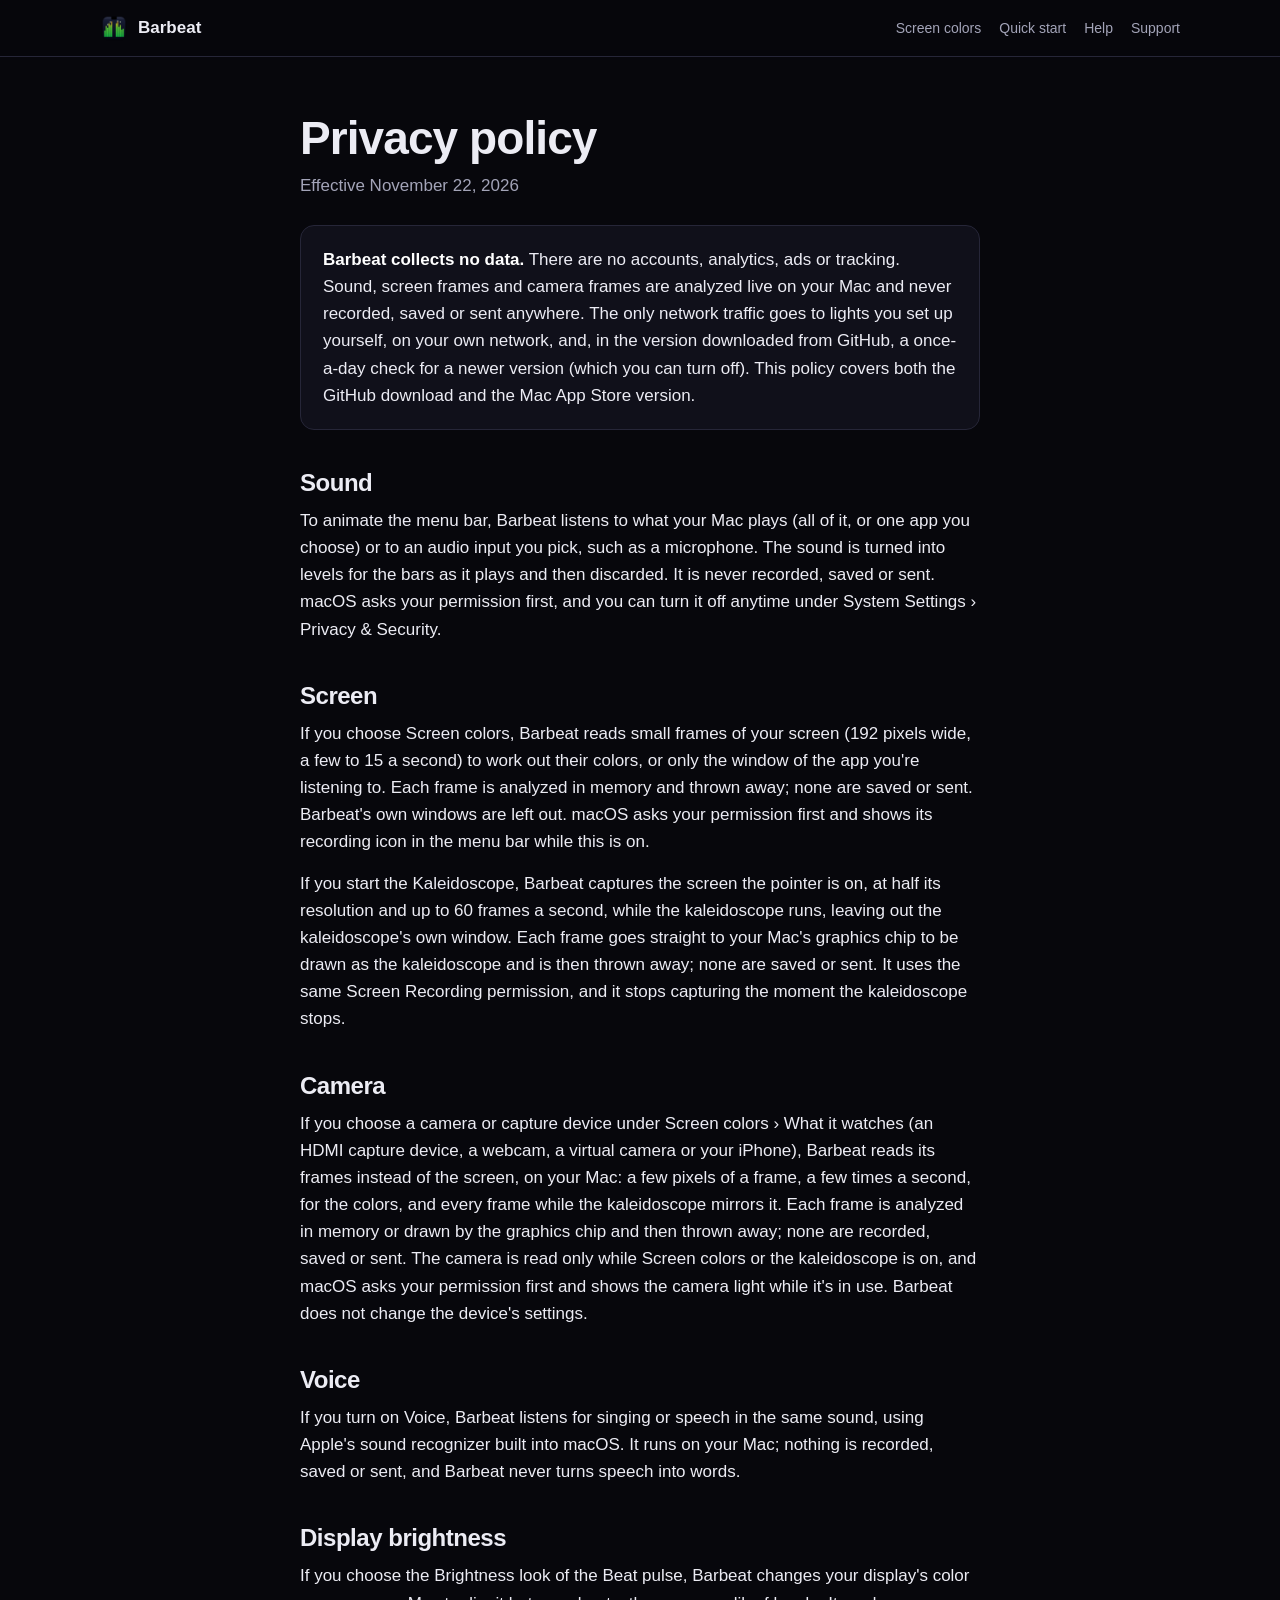
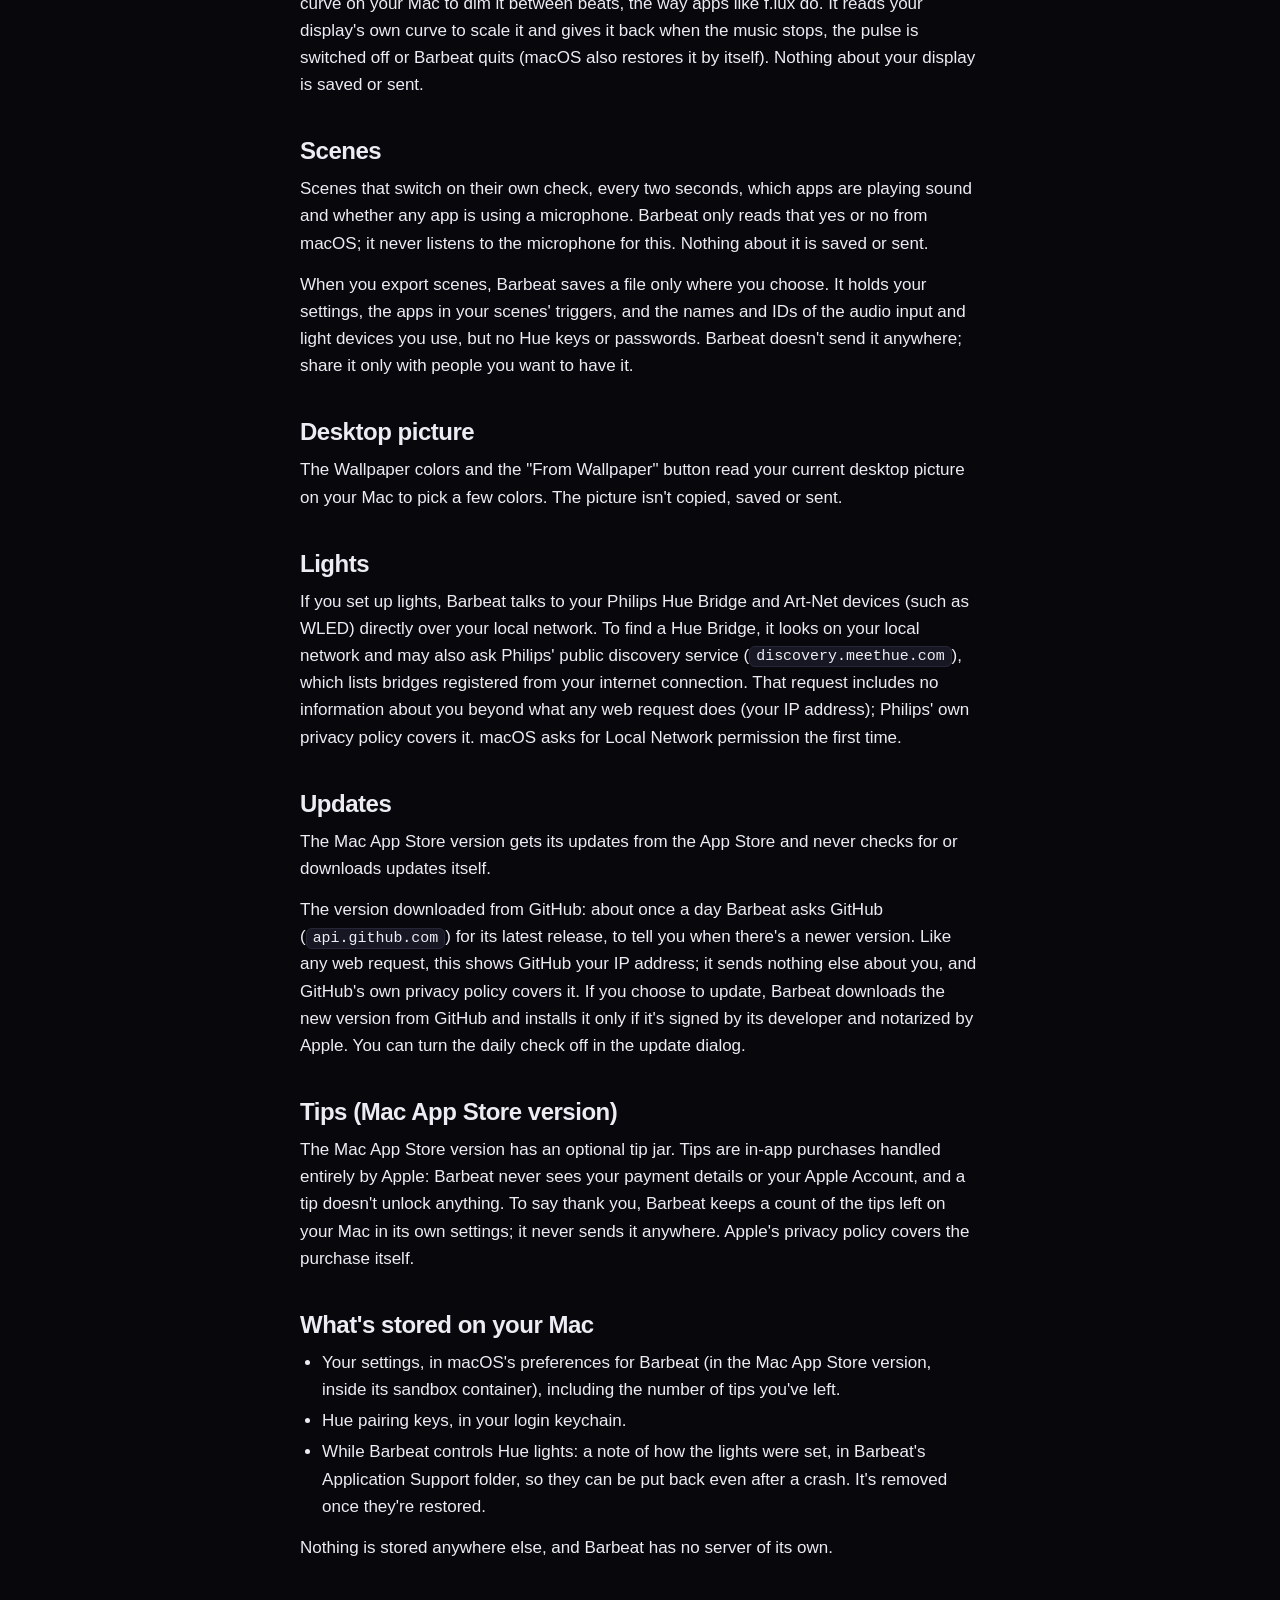
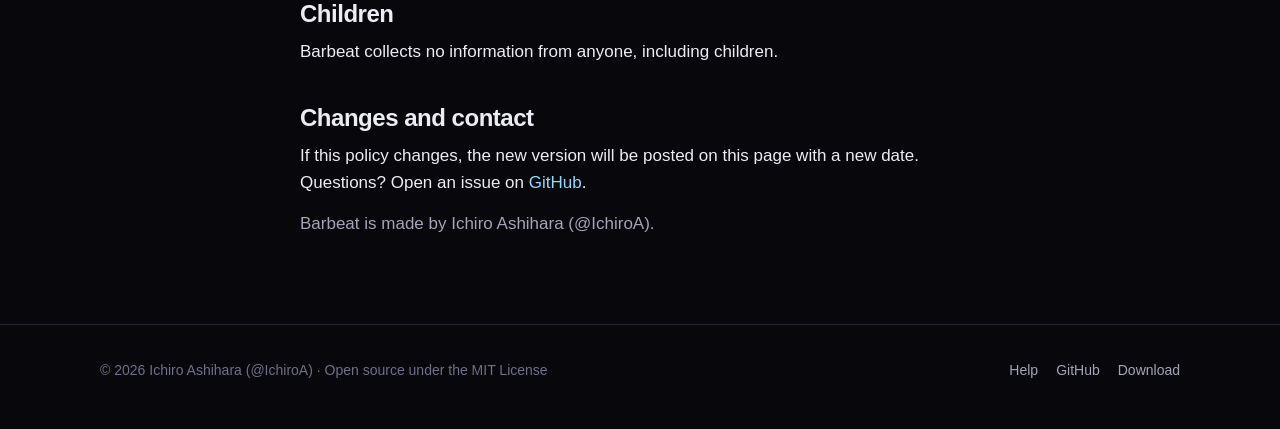
<file: docs/privacy.html>
<!doctype html>
<html lang="en">
<head>
  <meta charset="utf-8">
  <meta name="viewport" content="width=device-width, initial-scale=1">
  <title>Barbeat · Privacy</title>
  <meta name="description" content="Barbeat's privacy policy: it collects no data. Sound and screen frames are analyzed live on your Mac and never recorded, saved or sent. The GitHub download checks for updates once a day; the Mac App Store version leaves updates to the App Store.">
  <link rel="canonical" href="https://ichiroa.github.io/Barbeat/privacy.html">
  <link rel="icon" href="images/icon.png">
  <link rel="stylesheet" href="style.css">
</head>
<body>

<header class="topbar">
  <div class="wrap">
    <a class="brand" href="index.html"><img src="images/icon.png" alt="" width="28" height="28">Barbeat</a>
    <nav aria-label="Sections">
      <a href="index.html#screen-colors">Screen colors</a>
      <a class="optional" href="index.html#start">Quick start</a>
      <a href="index.html#help">Help</a>
      <a href="index.html#support">Support</a>
    </nav>
  </div>
</header>

<main class="page">
  <div class="wrap prose">
    <h1>Privacy policy</h1>
    <p class="muted">Effective November 22, 2026</p>

    <div class="summary-box">
      <p><strong>Barbeat collects no data.</strong> There are no accounts, analytics, ads or tracking. Sound, screen frames and camera frames are analyzed live on your Mac and never recorded, saved or sent anywhere. The only network traffic goes to lights you set up yourself, on your own network, and, in the version downloaded from GitHub, a once-a-day check for a newer version (which you can turn off). This policy covers both the GitHub download and the Mac App Store version.</p>
    </div>

    <h2>Sound</h2>
    <p>To animate the menu bar, Barbeat listens to what your Mac plays (all of it, or one app you choose) or to an audio input you pick, such as a microphone. The sound is turned into levels for the bars as it plays and then discarded. It is never recorded, saved or sent. macOS asks your permission first, and you can turn it off anytime under System Settings › Privacy &amp; Security.</p>

    <h2>Screen</h2>
    <p>If you choose Screen colors, Barbeat reads small frames of your screen (192 pixels wide, a few to 15 a second) to work out their colors, or only the window of the app you're listening to. Each frame is analyzed in memory and thrown away; none are saved or sent. Barbeat's own windows are left out. macOS asks your permission first and shows its recording icon in the menu bar while this is on.</p>
    <p>If you start the Kaleidoscope, Barbeat captures the screen the pointer is on, at half its resolution and up to 60 frames a second, while the kaleidoscope runs, leaving out the kaleidoscope's own window. Each frame goes straight to your Mac's graphics chip to be drawn as the kaleidoscope and is then thrown away; none are saved or sent. It uses the same Screen Recording permission, and it stops capturing the moment the kaleidoscope stops.</p>

    <h2>Camera</h2>
    <p>If you choose a camera or capture device under Screen colors › What it watches (an HDMI capture device, a webcam, a virtual camera or your iPhone), Barbeat reads its frames instead of the screen, on your Mac: a few pixels of a frame, a few times a second, for the colors, and every frame while the kaleidoscope mirrors it. Each frame is analyzed in memory or drawn by the graphics chip and then thrown away; none are recorded, saved or sent. The camera is read only while Screen colors or the kaleidoscope is on, and macOS asks your permission first and shows the camera light while it's in use. Barbeat does not change the device's settings.</p>

    <h2>Voice</h2>
    <p>If you turn on Voice, Barbeat listens for singing or speech in the same sound, using Apple's sound recognizer built into macOS. It runs on your Mac; nothing is recorded, saved or sent, and Barbeat never turns speech into words.</p>

    <h2>Display brightness</h2>
    <p>If you choose the Brightness look of the Beat pulse, Barbeat changes your display's color curve on your Mac to dim it between beats, the way apps like f.lux do. It reads your display's own curve to scale it and gives it back when the music stops, the pulse is switched off or Barbeat quits (macOS also restores it by itself). Nothing about your display is saved or sent.</p>

    <h2>Scenes</h2>
    <p>Scenes that switch on their own check, every two seconds, which apps are playing sound and whether any app is using a microphone. Barbeat only reads that yes or no from macOS; it never listens to the microphone for this. Nothing about it is saved or sent.</p>
    <p>When you export scenes, Barbeat saves a file only where you choose. It holds your settings, the apps in your scenes' triggers, and the names and IDs of the audio input and light devices you use, but no Hue keys or passwords. Barbeat doesn't send it anywhere; share it only with people you want to have it.</p>

    <h2>Desktop picture</h2>
    <p>The Wallpaper colors and the "From Wallpaper" button read your current desktop picture on your Mac to pick a few colors. The picture isn't copied, saved or sent.</p>

    <h2>Lights</h2>
    <p>If you set up lights, Barbeat talks to your Philips Hue Bridge and Art-Net devices (such as WLED) directly over your local network. To find a Hue Bridge, it looks on your local network and may also ask Philips' public discovery service (<code>discovery.meethue.com</code>), which lists bridges registered from your internet connection. That request includes no information about you beyond what any web request does (your IP address); Philips' own privacy policy covers it. macOS asks for Local Network permission the first time.</p>

    <h2>Updates</h2>
    <p>The Mac App Store version gets its updates from the App Store and never checks for or downloads updates itself.</p>
    <p>The version downloaded from GitHub: about once a day Barbeat asks GitHub (<code>api.github.com</code>) for its latest release, to tell you when there's a newer version. Like any web request, this shows GitHub your IP address; it sends nothing else about you, and GitHub's own privacy policy covers it. If you choose to update, Barbeat downloads the new version from GitHub and installs it only if it's signed by its developer and notarized by Apple. You can turn the daily check off in the update dialog.</p>

    <h2>Tips (Mac App Store version)</h2>
    <p>The Mac App Store version has an optional tip jar. Tips are in-app purchases handled entirely by Apple: Barbeat never sees your payment details or your Apple Account, and a tip doesn't unlock anything. To say thank you, Barbeat keeps a count of the tips left on your Mac in its own settings; it never sends it anywhere. Apple's privacy policy covers the purchase itself.</p>

    <h2>What's stored on your Mac</h2>
    <ul>
      <li>Your settings, in macOS's preferences for Barbeat (in the Mac App Store version, inside its sandbox container), including the number of tips you've left.</li>
      <li>Hue pairing keys, in your login keychain.</li>
      <li>While Barbeat controls Hue lights: a note of how the lights were set, in Barbeat's Application Support folder, so they can be put back even after a crash. It's removed once they're restored.</li>
    </ul>
    <p>Nothing is stored anywhere else, and Barbeat has no server of its own.</p>

    <h2>Children</h2>
    <p>Barbeat collects no information from anyone, including children.</p>

    <h2>Changes and contact</h2>
    <p>If this policy changes, the new version will be posted on this page with a new date. Questions? Open an issue on <a href="https://github.com/IchiroA/Barbeat/issues">GitHub</a>.</p>
    <p class="muted">Barbeat is made by Ichiro Ashihara (@IchiroA).</p>
  </div>
</main>

<footer>
  <div class="wrap">
    <span>© 2026 Ichiro Ashihara (@IchiroA) · Open source under the MIT License</span>
    <nav aria-label="Footer">
      <a href="index.html">Help</a>
      <a href="https://github.com/IchiroA/Barbeat">GitHub</a>
      <a href="https://github.com/IchiroA/Barbeat/releases/latest">Download</a>
    </nav>
  </div>
</footer>

</body>
</html>
</file>
<file: docs/style.css>
/* Barbeat help site. Dark on purpose: it's a light show. */
:root {
  color-scheme: dark;
  --bg: #07070c;
  --surface: #10101a;
  --surface-2: #171724;
  --line: #262638;
  --text: #ececf4;
  --muted: #a3a4b8;
  --faint: #6f7088;
  --link: #8bdcff;
  --cyan: #22d3ee;
  --blue: #6366f1;
  --violet: #a855f7;
  --pink: #ec4899;
  --spectrum: linear-gradient(90deg, var(--cyan), var(--blue) 38%, var(--violet) 68%, var(--pink));
  --radius: 14px;
  --wide: 1120px;
  --text-width: 720px;
}

* { box-sizing: border-box; }
html { scroll-behavior: smooth; scroll-padding-top: 72px; }
@media (prefers-reduced-motion: reduce) { html { scroll-behavior: auto; } }

body {
  margin: 0;
  background: var(--bg);
  color: var(--text);
  font: 17px/1.6 -apple-system, BlinkMacSystemFont, "SF Pro Text", "Helvetica Neue", Helvetica, Arial, sans-serif;
  -webkit-font-smoothing: antialiased;
}

img { display: block; max-width: 100%; height: auto; }
a { color: var(--link); text-decoration: none; }
a:hover { text-decoration: underline; }
code, kbd { font: 0.88em/1.4 ui-monospace, "SF Mono", Menlo, monospace; background: var(--surface-2); border: 1px solid var(--line); border-radius: 6px; padding: 0.1em 0.4em; }
strong { color: #fff; font-weight: 600; }

.wrap { max-width: var(--wide); margin: 0 auto; padding: 0 20px; }
.prose { max-width: var(--text-width); }

/* Top bar */
.topbar {
  position: sticky; top: 0; z-index: 10;
  background: rgba(7, 7, 12, 0.82);
  backdrop-filter: saturate(160%) blur(14px);
  -webkit-backdrop-filter: saturate(160%) blur(14px);
  border-bottom: 1px solid var(--line);
}
.topbar .wrap { display: flex; align-items: center; gap: 20px; height: 56px; }
.brand { flex-shrink: 0; display: flex; align-items: center; gap: 10px; color: var(--text); font-weight: 650; font-size: 17px; }
.brand:hover { text-decoration: none; }
.brand img { width: 28px; height: 28px; border-radius: 7px; }
.topbar nav { display: flex; gap: 18px; margin-left: auto; overflow-x: auto; scrollbar-width: none; }
.topbar nav::-webkit-scrollbar { display: none; }
.topbar nav a { color: var(--muted); font-size: 14px; white-space: nowrap; }
.topbar nav a:hover { color: var(--text); text-decoration: none; }
@media (max-width: 760px) { .topbar nav .optional { display: none; } }

/* Buttons */
.buttons { display: flex; flex-wrap: wrap; gap: 12px; justify-content: center; }
.button {
  display: inline-flex; align-items: center; gap: 8px;
  padding: 11px 20px; border-radius: 999px; font-weight: 600; font-size: 16px;
  color: #fff; background: var(--surface-2); border: 1px solid var(--line);
}
.button:hover { text-decoration: none; border-color: #3a3a52; }
.button.primary { background: var(--spectrum); border: 0; color: #0a0a12; }
.button.primary:hover { filter: brightness(1.08); }

/* Hero */
.hero { text-align: center; padding-top: 72px; padding-bottom: 24px; }
.hero .icon { width: 96px; height: 96px; margin: 0 auto 22px; border-radius: 22px; box-shadow: 0 12px 40px rgba(99, 102, 241, 0.35); }
.hero h1 { font-size: clamp(36px, 6vw, 64px); line-height: 1.05; letter-spacing: -0.025em; margin: 0 0 18px; font-weight: 750; }
.gradient-text { background: var(--spectrum); -webkit-background-clip: text; background-clip: text; color: transparent; }
.hero .lede { font-size: clamp(18px, 2.2vw, 21px); color: var(--muted); max-width: 720px; margin: 0 auto 28px; }
.hero .fine { color: var(--faint); font-size: 14px; margin-top: 14px; }

.shot { position: relative; margin: 40px auto 0; border-radius: var(--radius); overflow: hidden; border: 1px solid var(--line); }
.shot.glow { box-shadow: 0 30px 120px -20px rgba(168, 85, 247, 0.35), 0 10px 60px -10px rgba(34, 211, 238, 0.25); }
figure { margin: 0; }
figcaption { color: var(--faint); font-size: 14px; margin-top: 10px; }
.hero figcaption { text-align: center; }

/* Sections */
section { padding: 72px 0; border-top: 1px solid var(--line); }
section.first { border-top: 0; }
.eyebrow { display: inline-block; font-size: 13px; font-weight: 700; letter-spacing: 0.08em; text-transform: uppercase; margin-bottom: 10px; }
h2 { font-size: clamp(28px, 4vw, 42px); line-height: 1.12; letter-spacing: -0.02em; margin: 0 0 16px; font-weight: 720; }
h3 { font-size: 22px; line-height: 1.25; margin: 40px 0 10px; font-weight: 680; letter-spacing: -0.01em; }
h4 { font-size: 17px; margin: 0 0 6px; font-weight: 650; }
p { margin: 0 0 14px; }
.lead { font-size: 19px; color: var(--muted); max-width: var(--text-width); }
.muted { color: var(--muted); }
ul, ol { padding-left: 1.3em; margin: 0 0 14px; }
li { margin: 4px 0; }

/* Screen colors feature */
.feature-head { text-align: center; max-width: 820px; margin: 0 auto 40px; }
.feature-head .lead { margin: 0 auto; }
.cards { display: grid; grid-template-columns: repeat(auto-fit, minmax(260px, 1fr)); gap: 16px; }
/* Four cards: two by two, so none is left on its own. */
.cards.two { grid-template-columns: 1fr 1fr; }
@media (max-width: 680px) { .cards.two { grid-template-columns: 1fr; } }
.card { background: var(--surface); border: 1px solid var(--line); border-radius: var(--radius); padding: 22px; }
.card p:last-child { margin-bottom: 0; }
.card .tag { display: inline-block; font-size: 12px; font-weight: 700; color: #0a0a12; background: var(--spectrum); border-radius: 999px; padding: 2px 10px; margin-bottom: 10px; }
.pair { display: grid; grid-template-columns: 1fr 1fr; gap: 14px; margin-top: 18px; }
.pair figure { background: var(--surface); border: 1px solid var(--line); border-radius: var(--radius); overflow: hidden; }
.pair figcaption { margin: 0; padding: 10px 14px; color: var(--muted); }
.pair figcaption strong { color: var(--text); }
@media (max-width: 680px) { .pair { grid-template-columns: 1fr; } }
.trio { display: grid; grid-template-columns: repeat(3, 1fr); gap: 14px; margin-top: 18px; }
.trio figure { margin: 0; background: var(--surface); border: 1px solid var(--line); border-radius: var(--radius); overflow: hidden; }
.trio img { display: block; width: 100%; height: auto; }
.trio figcaption { margin: 0; padding: 10px 14px; color: var(--muted); }
.trio figcaption strong { color: var(--text); }
@media (max-width: 820px) { .trio { grid-template-columns: 1fr; } }
.facts { display: grid; grid-template-columns: repeat(auto-fit, minmax(230px, 1fr)); gap: 14px; margin-top: 28px; }
.fact { border-left: 2px solid; border-image: var(--spectrum) 1; padding: 2px 0 2px 14px; }
.fact strong { display: block; font-size: 16px; }
.fact span { color: var(--muted); font-size: 15px; }
.note { background: var(--surface); border: 1px solid var(--line); border-radius: 10px; padding: 14px 16px; color: var(--muted); font-size: 15px; margin-top: 22px; }

/* Steps */
.steps { counter-reset: step; list-style: none; padding: 0; display: grid; gap: 12px; }
.steps li { counter-increment: step; position: relative; padding: 16px 18px 16px 62px; background: var(--surface); border: 1px solid var(--line); border-radius: 12px; margin: 0; }
.steps li::before { content: counter(step); position: absolute; left: 18px; top: 15px; width: 28px; height: 28px; border-radius: 50%; background: var(--spectrum); color: #0a0a12; font-weight: 750; font-size: 15px; display: grid; place-items: center; }
.steps li p { margin: 2px 0 0; color: var(--muted); }

/* Style gallery */
.styles { display: grid; gap: 10px; margin-top: 28px; }
.style { display: grid; grid-template-columns: 210px 1fr; gap: 20px; align-items: center; background: var(--surface); border: 1px solid var(--line); border-radius: 12px; padding: 14px 16px; }
.style h4 { margin: 0; }
.style p { margin: 2px 0 0; color: var(--muted); font-size: 15px; line-height: 1.45; }
.style img { border-radius: 6px; width: 100%; }
@media (max-width: 720px) { .style { grid-template-columns: 1fr; gap: 10px; } }

/* Settings reference */
.settings { display: grid; grid-template-columns: 320px 1fr; gap: 48px; align-items: start; margin-top: 28px; }
.settings .panel { border-radius: 12px; overflow: hidden; border: 1px solid var(--line); }
@media (max-width: 860px) {
  .settings { grid-template-columns: 1fr; }
  .settings .panel { max-width: 320px; max-height: 560px; margin: 0 auto; }
}
dl { margin: 0; }
dt { font-weight: 650; margin-top: 18px; }
dt:first-child { margin-top: 0; }
dd { margin: 4px 0 0; color: var(--muted); }
dl + p { margin-top: 22px; }
.group-title { font-size: 13px; font-weight: 700; letter-spacing: 0.08em; text-transform: uppercase; color: var(--faint); margin: 34px 0 6px; padding-top: 18px; border-top: 1px solid var(--line); }
.group-title:first-child { margin-top: 0; padding-top: 0; border-top: 0; }

/* FAQ */
details { background: var(--surface); border: 1px solid var(--line); border-radius: 12px; padding: 0 18px; margin: 10px 0; }
summary { cursor: pointer; padding: 15px 0; font-weight: 620; list-style: none; display: flex; justify-content: space-between; gap: 12px; }
summary::-webkit-details-marker { display: none; }
summary::after { content: "+"; color: var(--faint); font-weight: 400; font-size: 22px; line-height: 1; }
details[open] summary::after { content: "–"; }
details > div { padding: 0 0 16px; color: var(--muted); }
details > div p:last-child { margin-bottom: 0; }

/* Support */
.support { text-align: center; }
/* The Mac App Store version's Help link adds ?from=appstore (see the script at the end of index.html). */
.appstore-only { display: none; }
.from-appstore .appstore-only { display: inline-flex; }
.from-appstore .not-appstore { display: none; }
.support .lead { margin: 0 auto 26px; }
.heart { color: var(--pink); }

footer { border-top: 1px solid var(--line); padding: 34px 0 48px; color: var(--faint); font-size: 14px; }
footer .wrap { display: flex; flex-wrap: wrap; gap: 10px 24px; justify-content: space-between; }
footer nav { display: flex; gap: 18px; flex-wrap: wrap; }
footer a { color: var(--muted); }

/* Privacy page */
.page { padding: 56px 0 72px; }
.page h1 { font-size: clamp(32px, 5vw, 46px); letter-spacing: -0.02em; margin: 0 0 8px; line-height: 1.1; }
.page h2 { font-size: 24px; margin: 40px 0 10px; }
.summary-box { background: var(--surface); border: 1px solid var(--line); border-radius: var(--radius); padding: 20px 22px; margin: 26px 0; }
.summary-box p:last-child { margin: 0; }
</file>
